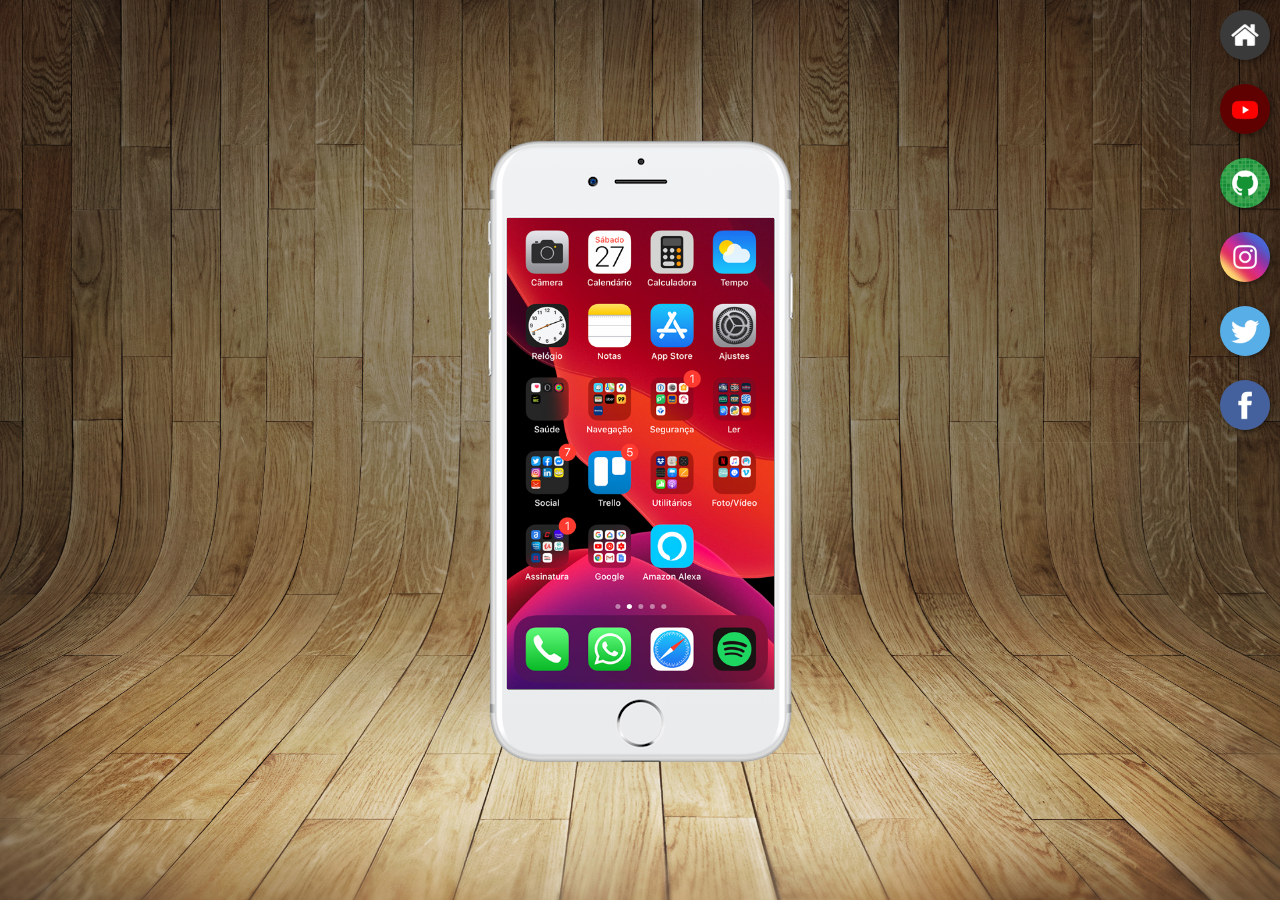
<file: index.html>
<!DOCTYPE html>
<html lang="pt-br">
<head>
    <meta charset="UTF-8">
    <meta name="viewport" content="width=device-width, initial-scale=1.0">
    <title>Projeto Redes Sociais</title>
    <link rel="shortcut icon" href="favicon.ico" type="image/x-icon">
    <link rel="stylesheet" href="estilos/style.css">
</head>
<body>
    <main>
        <section id="telefone">
            <iframe name="tela" id="tela" src="home.html" frameborder="0">
                Seu navegador não é compativel com isso!!.
            </iframe>
        </section>
        <section id="redes-sociais">
            <a href="home.html" target="tela"><img src="imagens/logo-home.jpg" alt=""></a><br>
            <a href="youtube.html" target="tela"><img src="imagens/logo-youtube.jpg" alt=""></a><br>
            <a href="github.html" target="tela"><img src="imagens/logo-github.jpg" alt=""></a><br>
            <a href="instagram.html" target="tela"><img src="imagens/logo-instagram.jpg" alt=""></a><br>
            <a href="twitter.html" target="tela"><img src="imagens/logo-twitter.jpg" alt=""></a><br>
            <a href="facebook.html" target="tela"><img src="imagens/logo-facebook.jpg" alt=""></a>
        </section>
    </main>
</body>
</html>
</file>
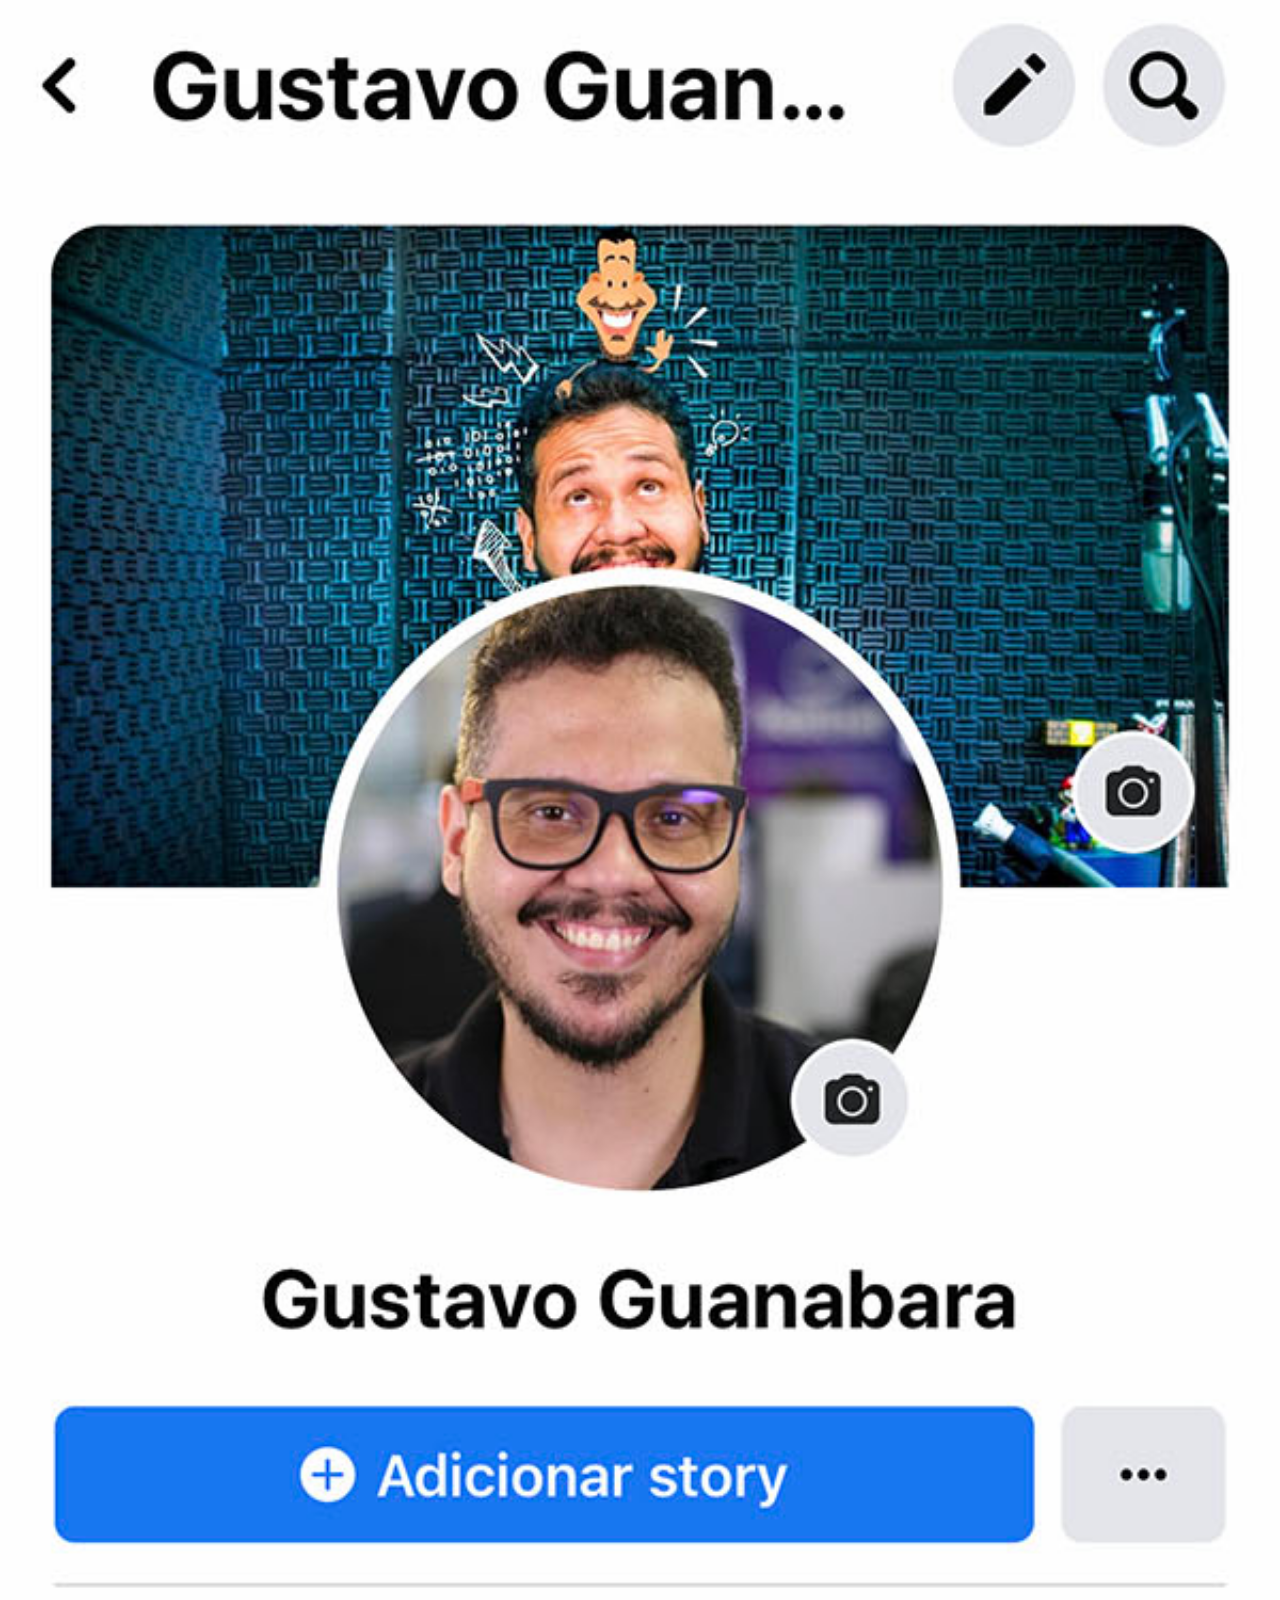
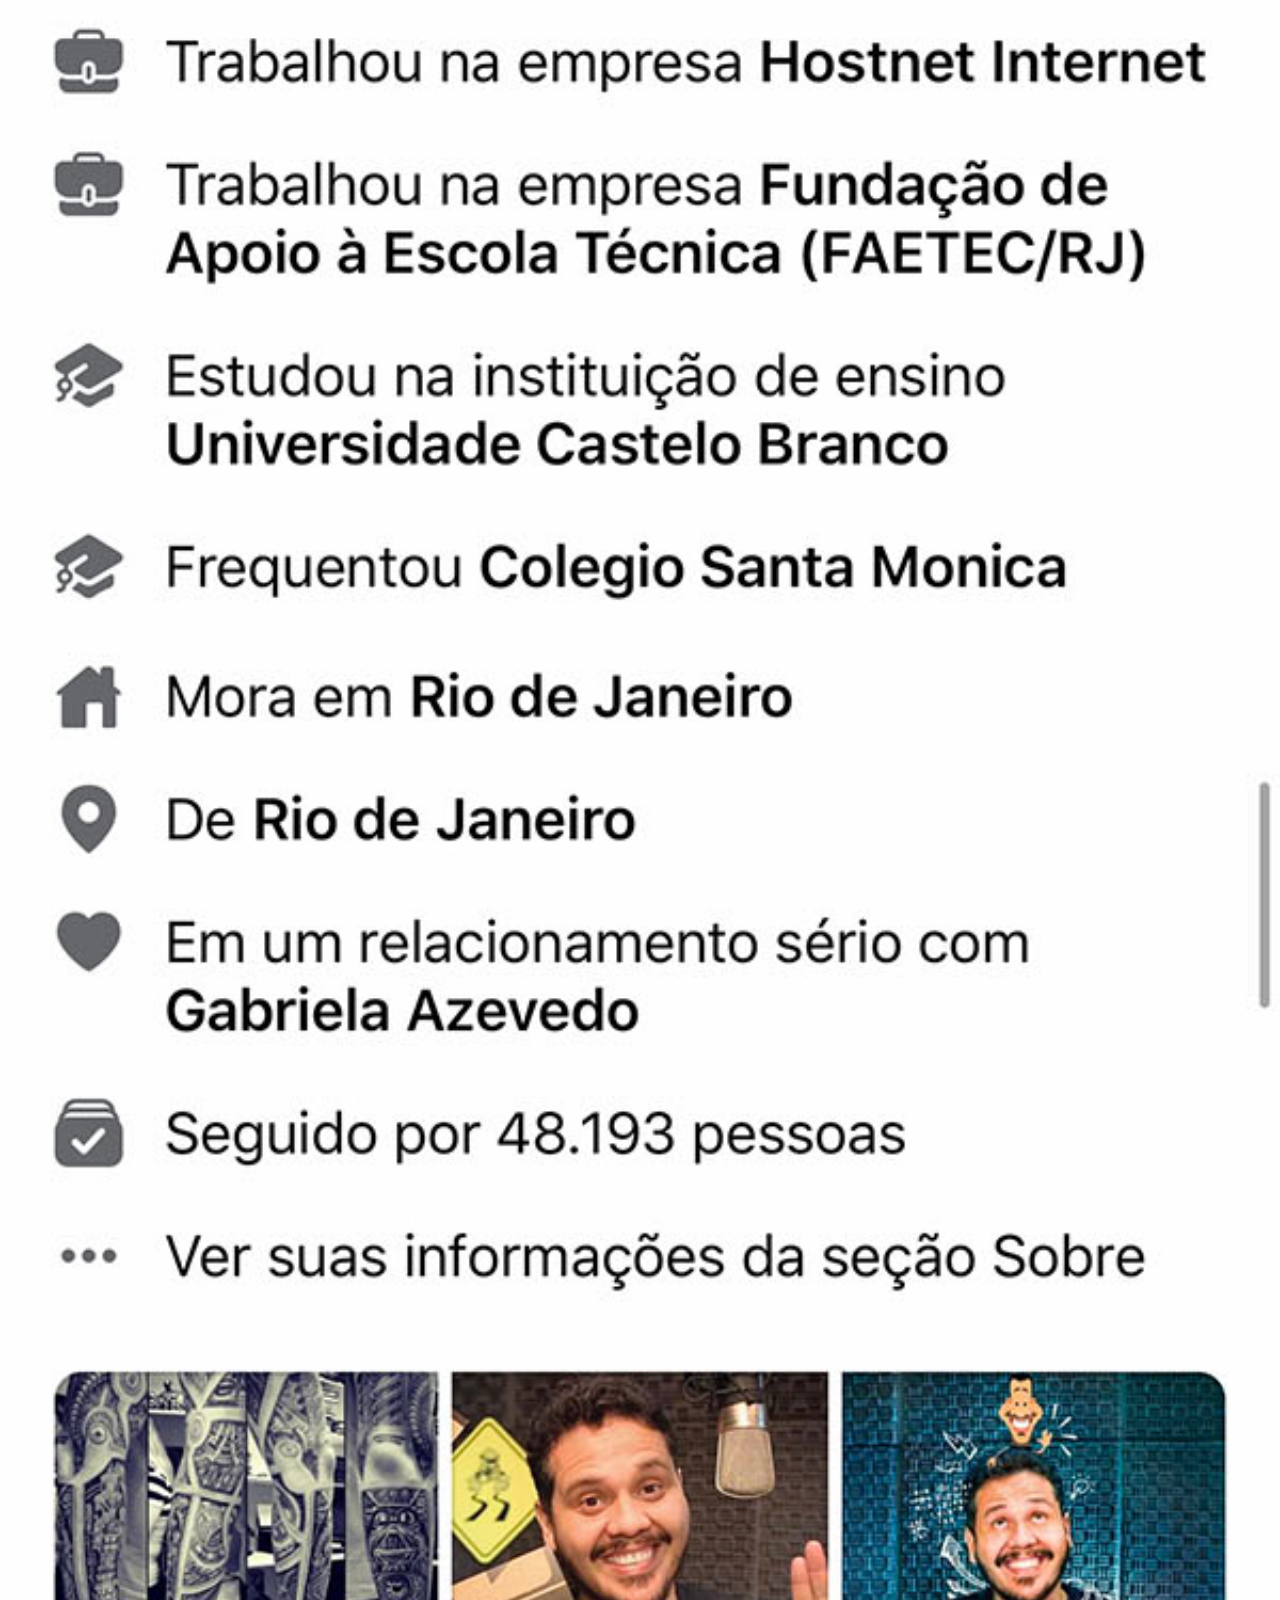
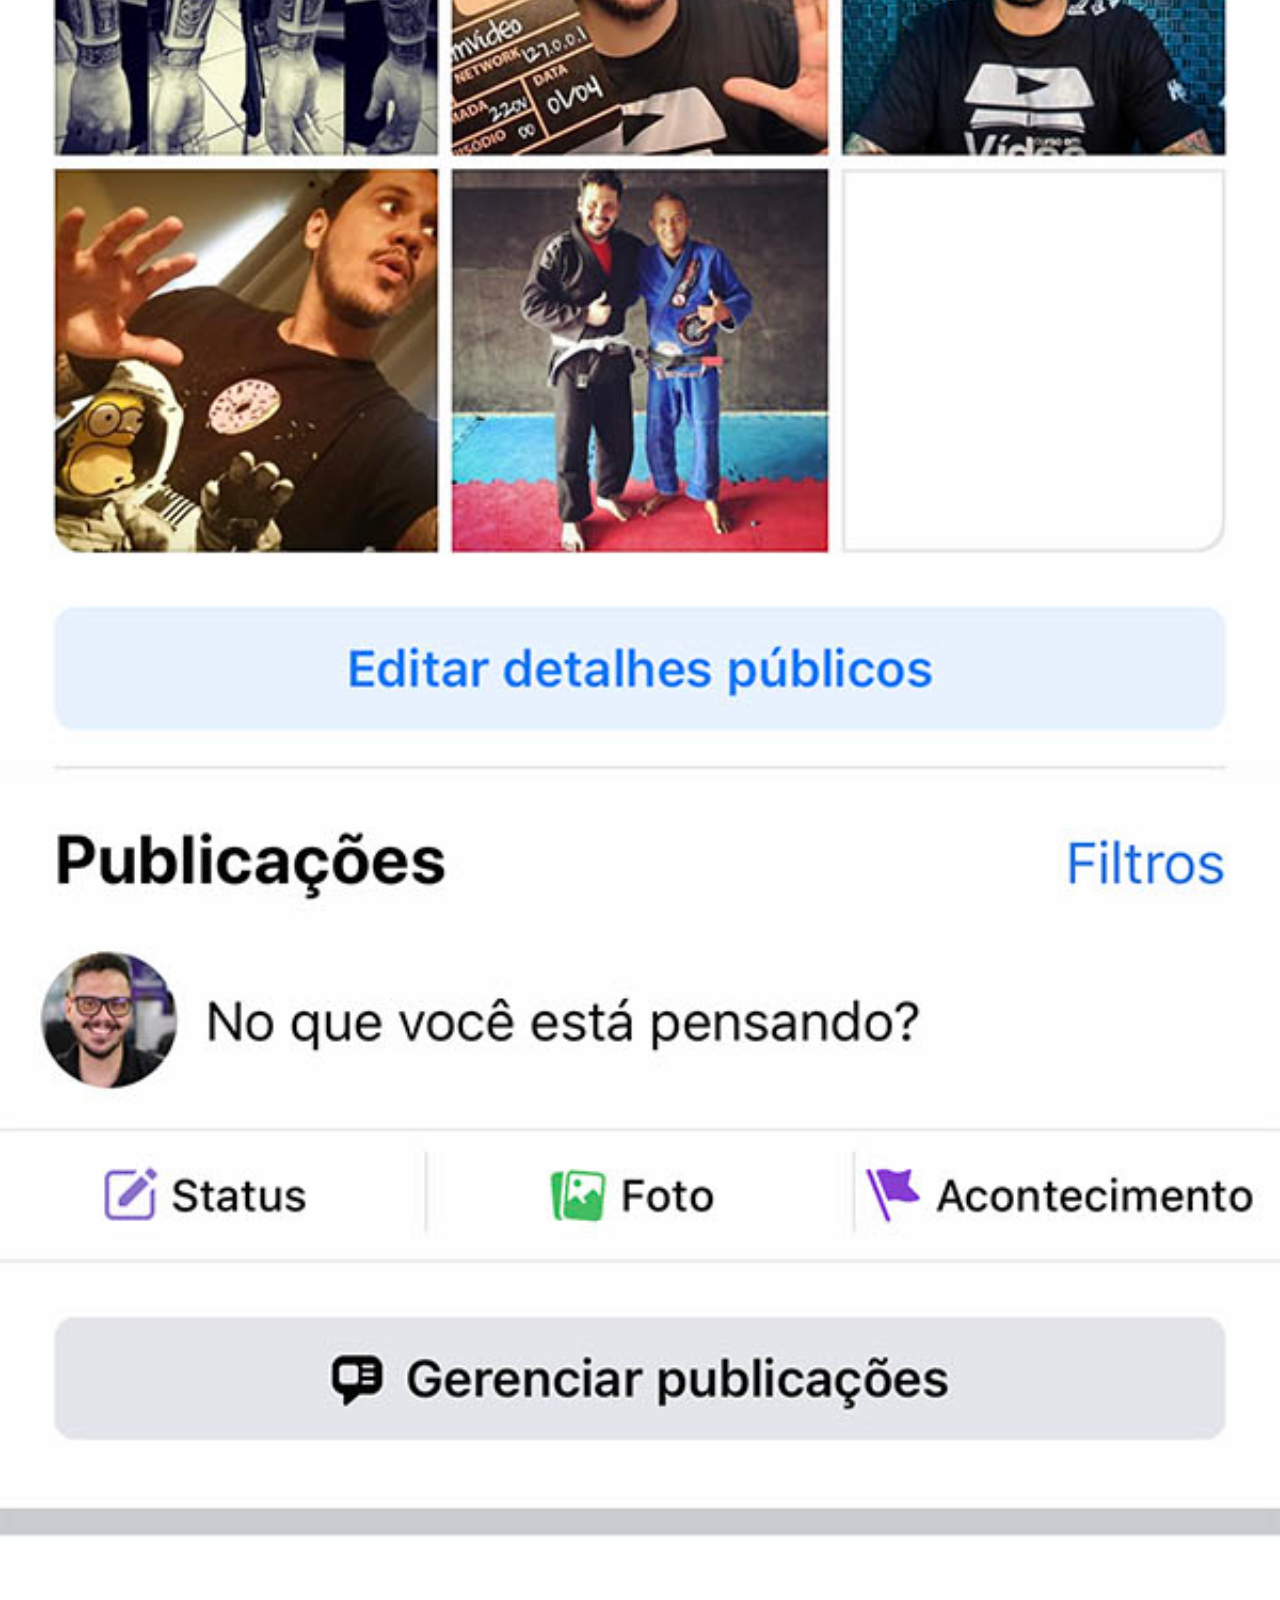
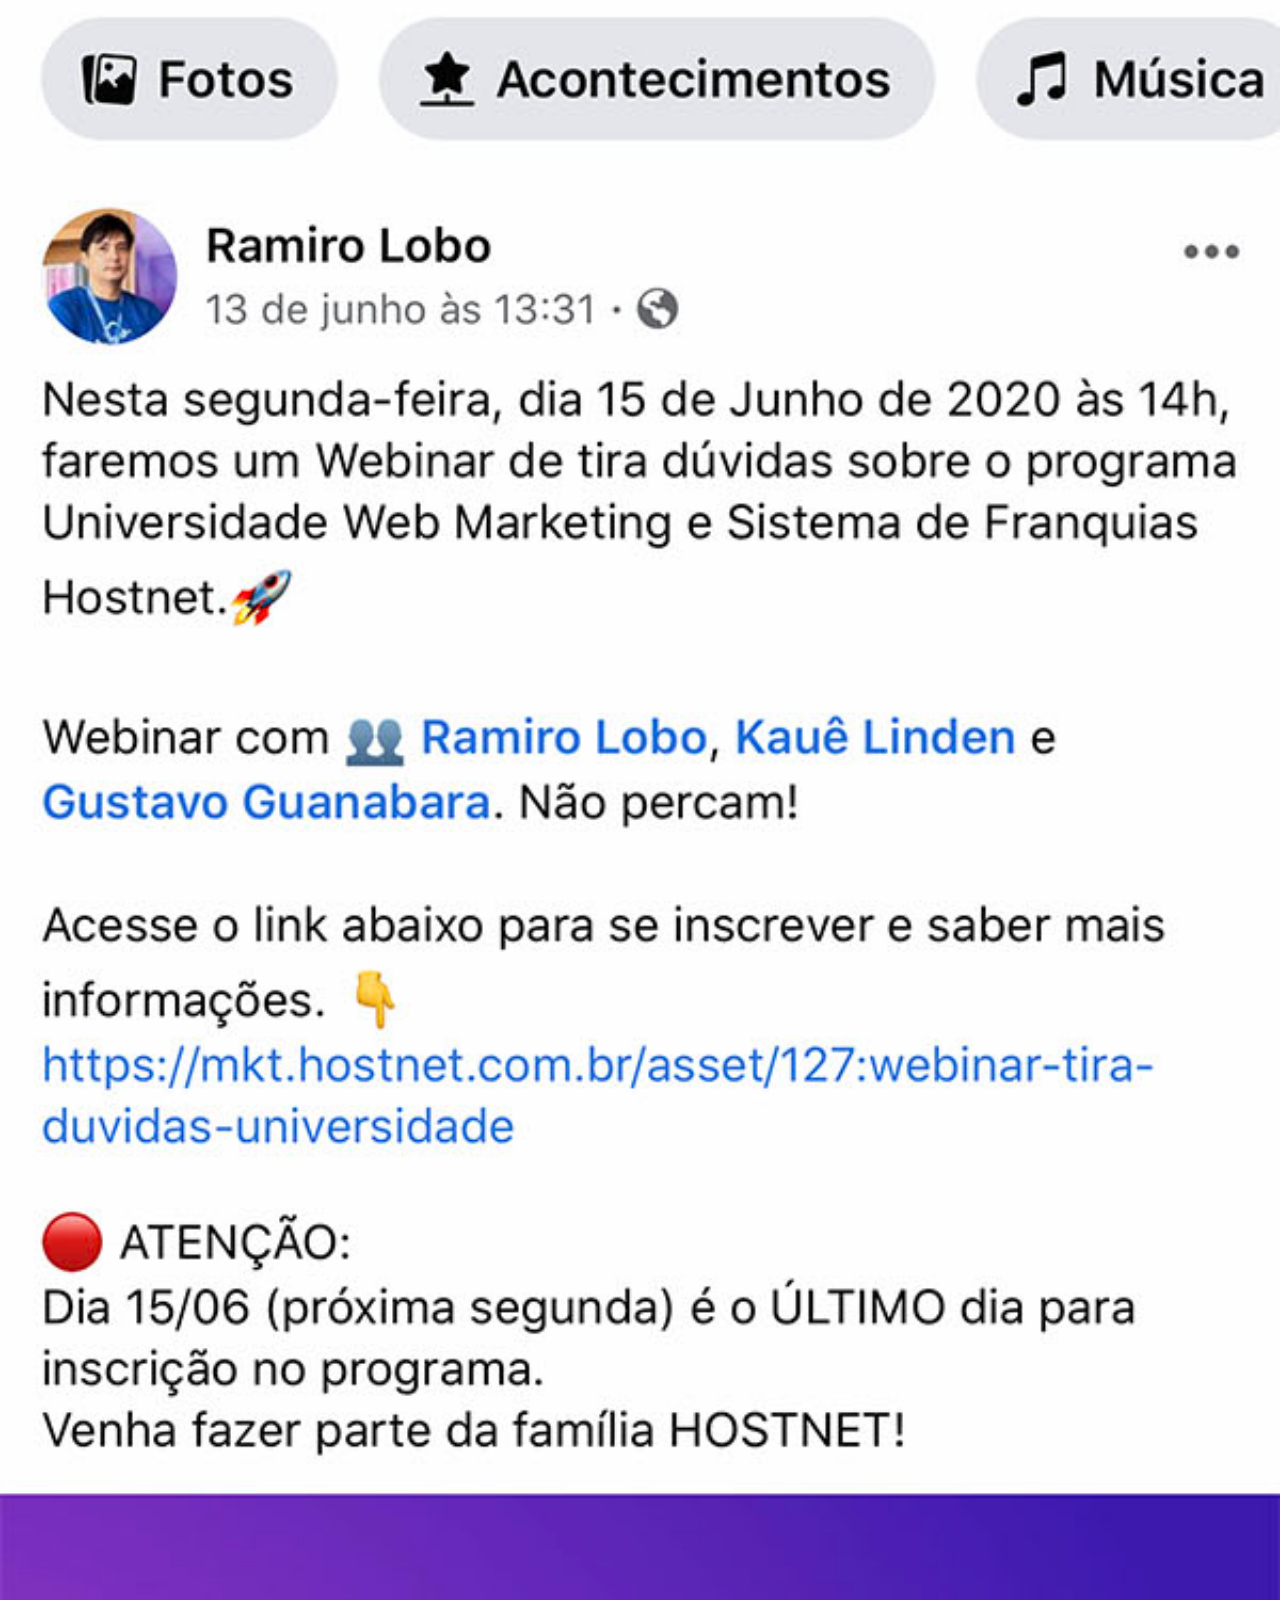
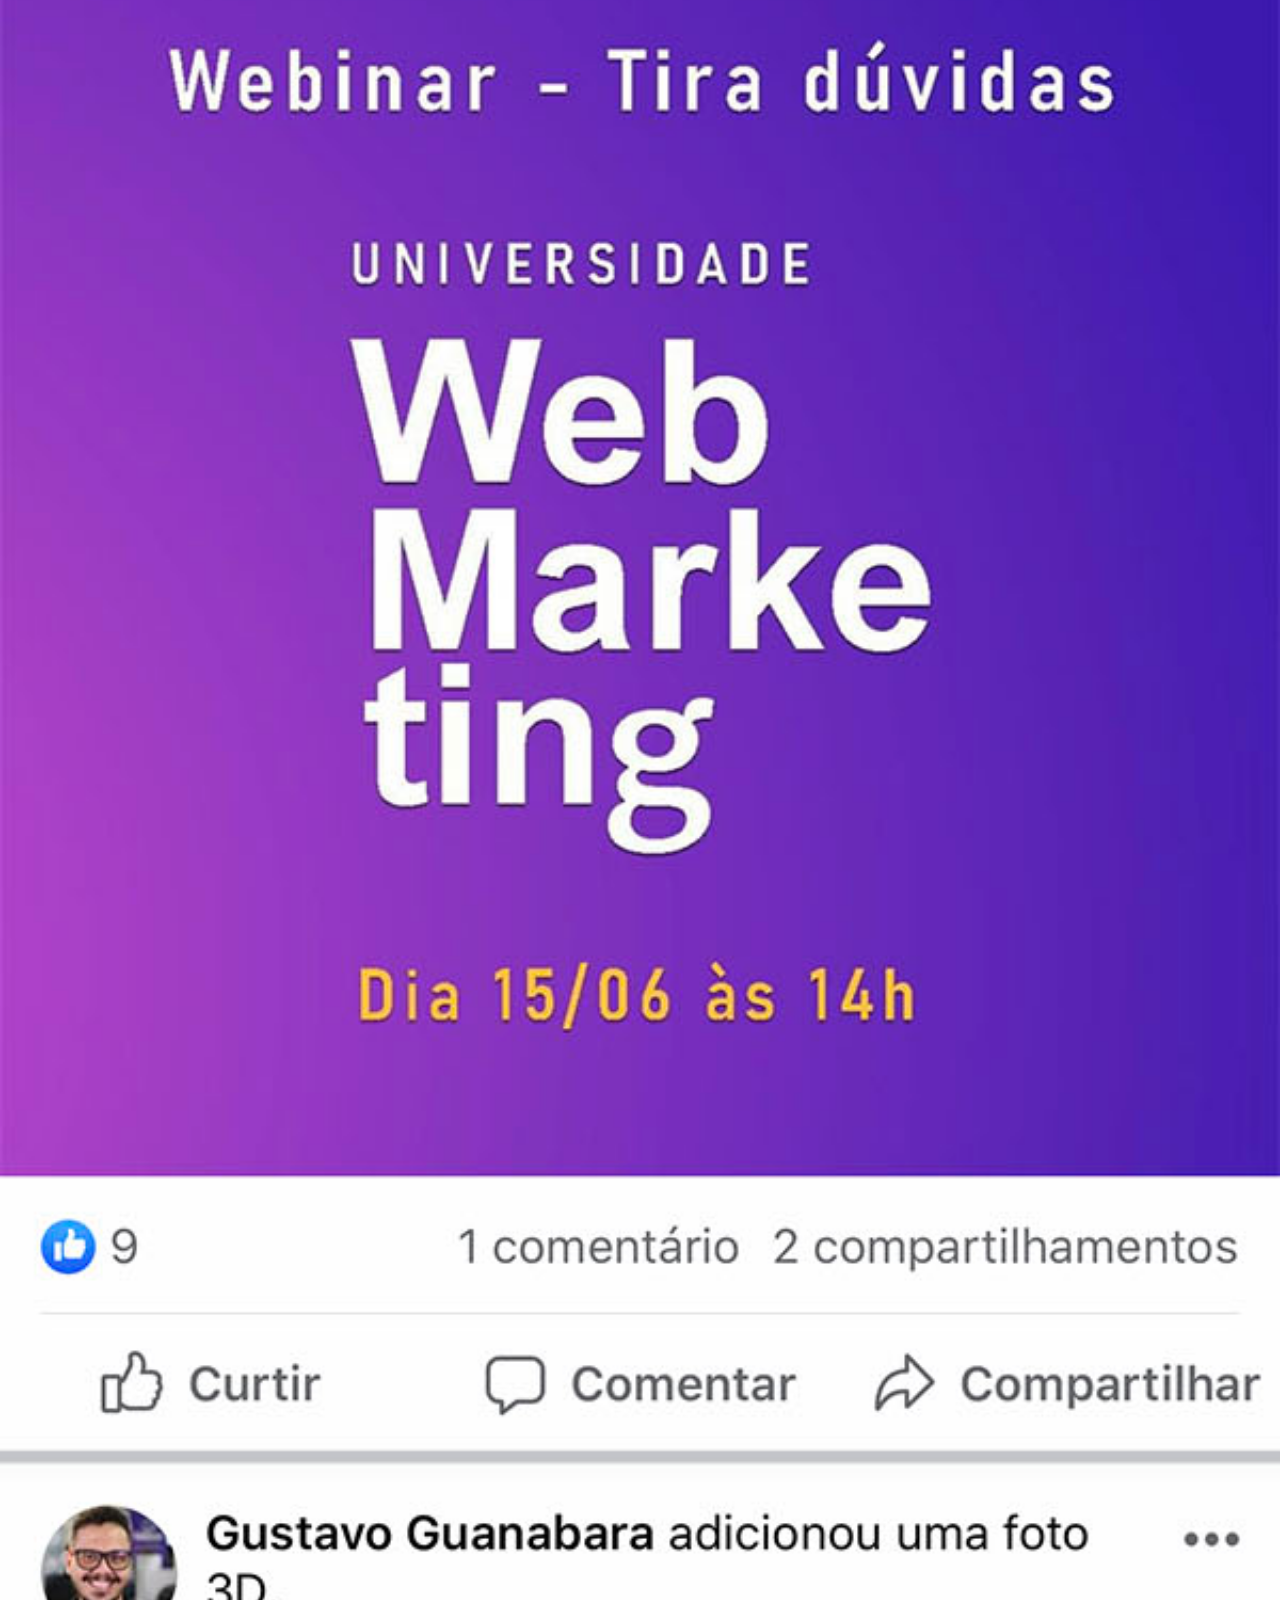
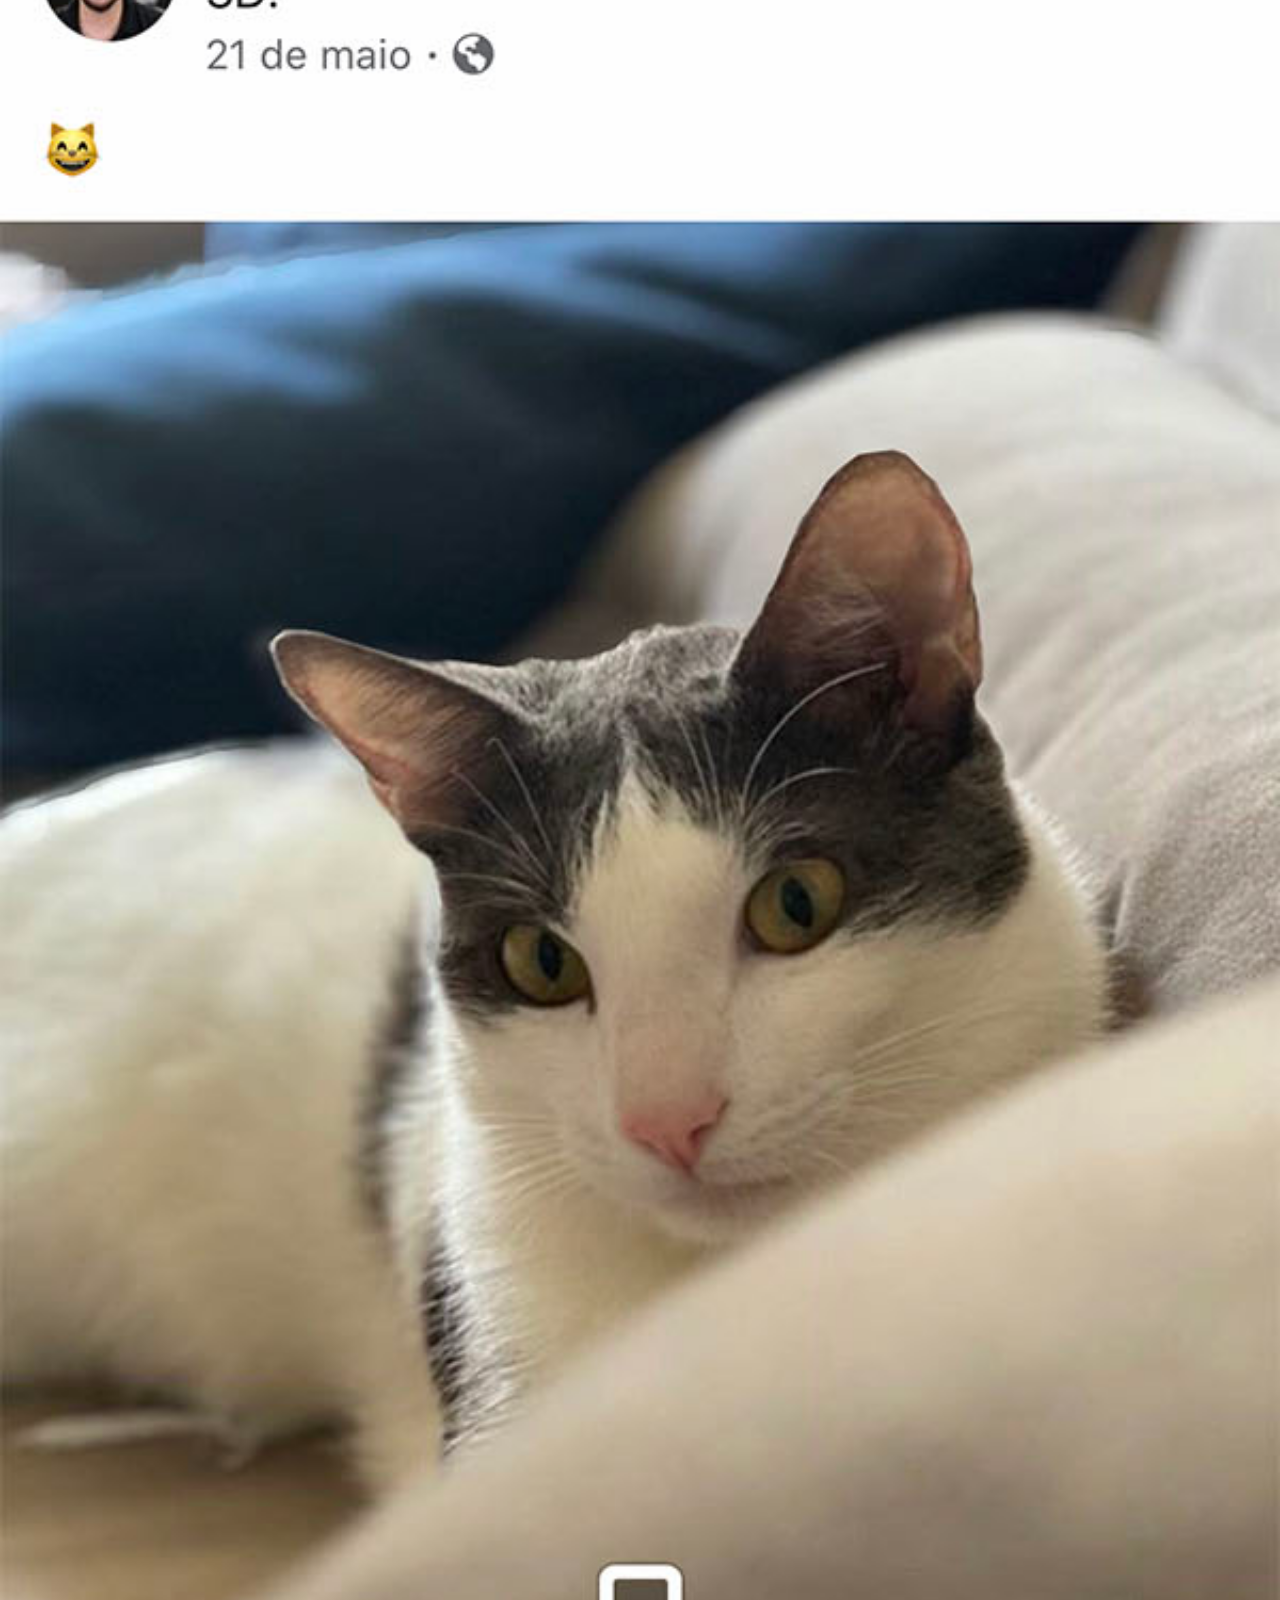
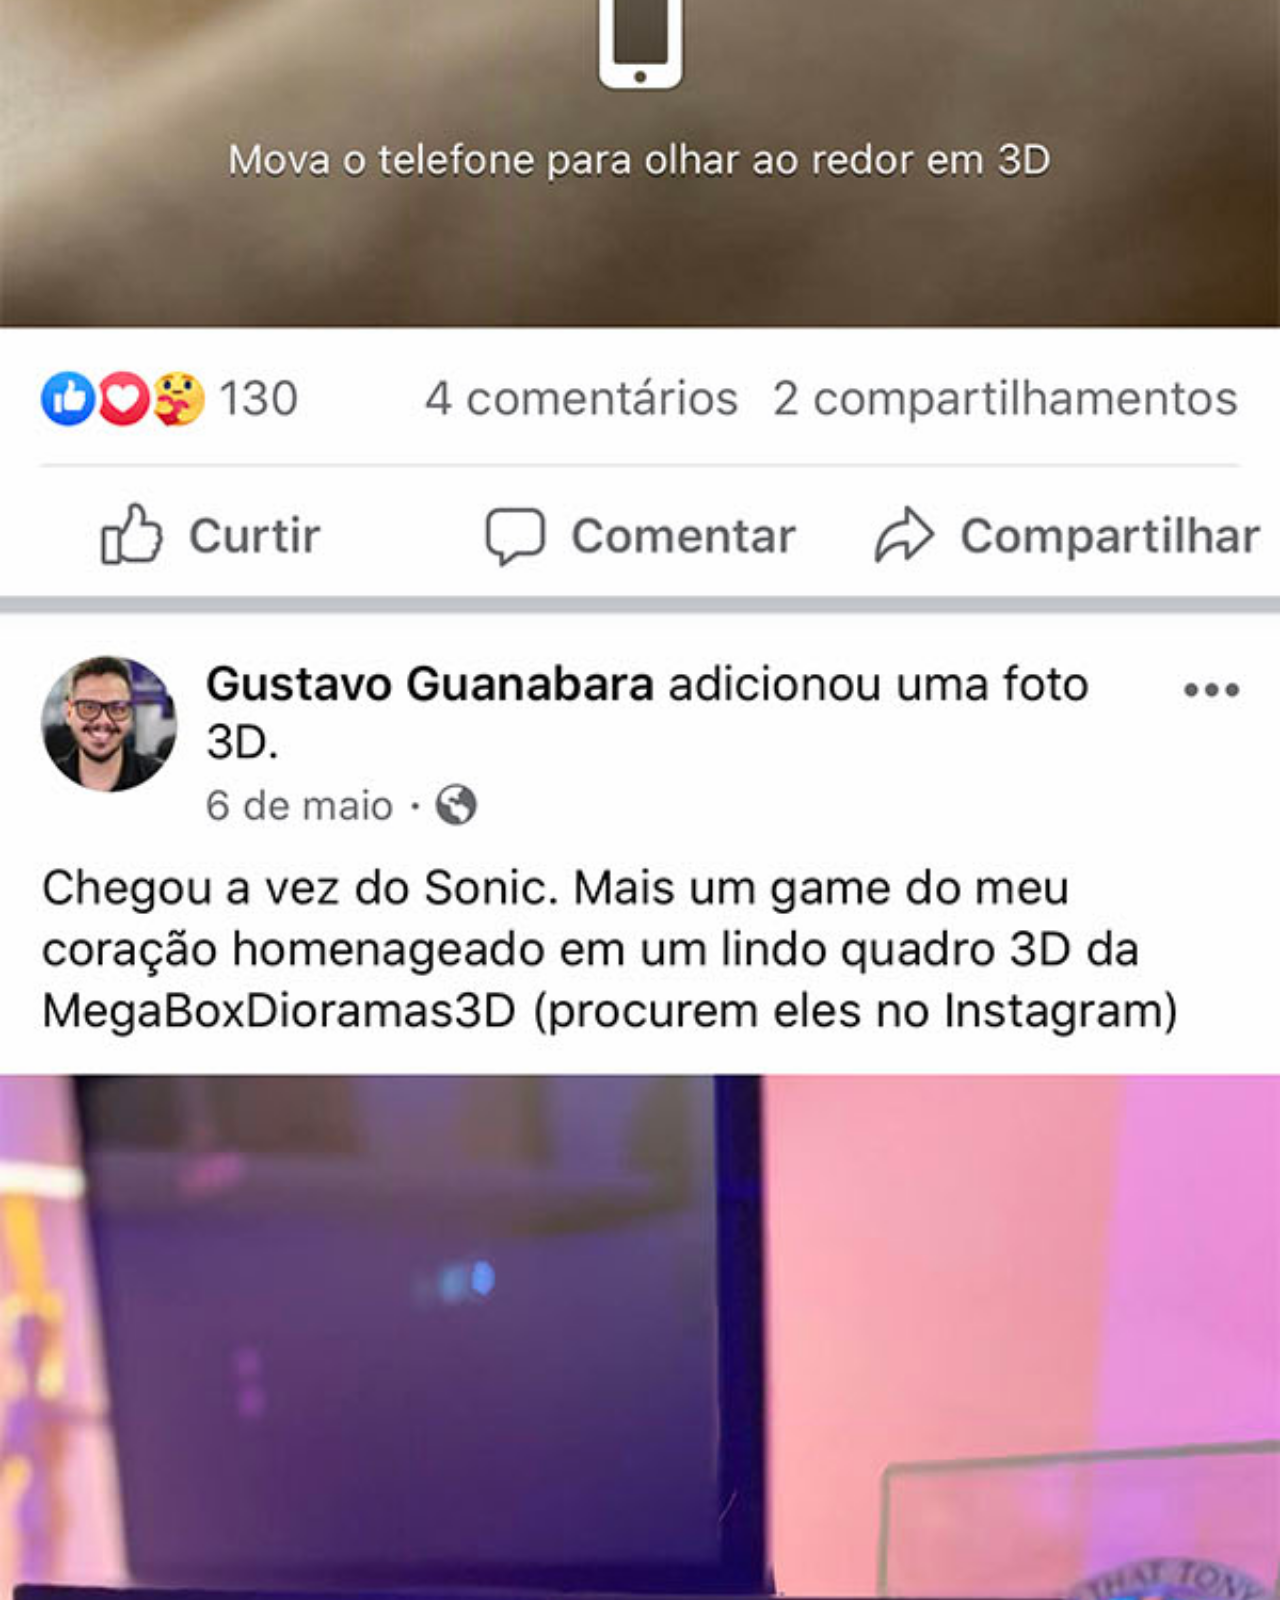
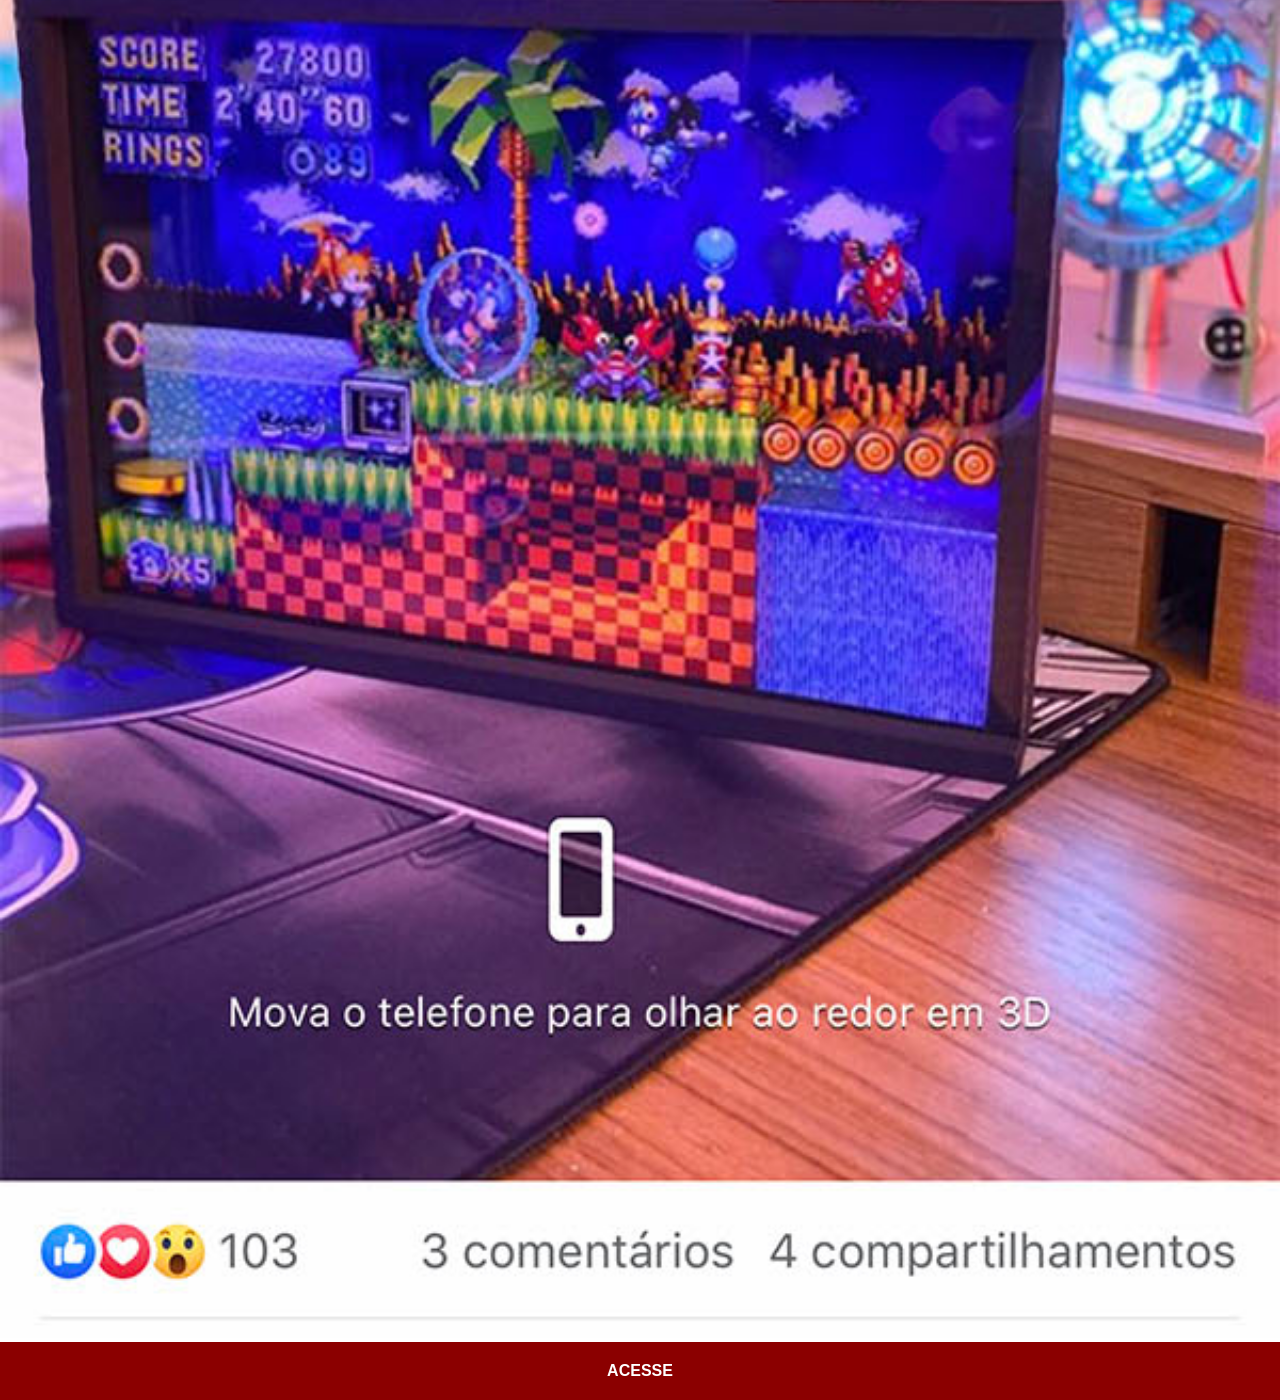
<file: facebook.html>
<!DOCTYPE html>
<html lang="pt-br">
<head>
    <meta charset="UTF-8">
    <meta name="viewport" content="width=device-width, initial-scale=1.0">
    <title>Facebook</title>
    <link rel="stylesheet" href="estilos/social.css">
</head>
<body>
    <img src="imagens/tela-facebook.jpg" alt="Facebook">
    <a href="">ACESSE</a>
</body>
</html>
</file>
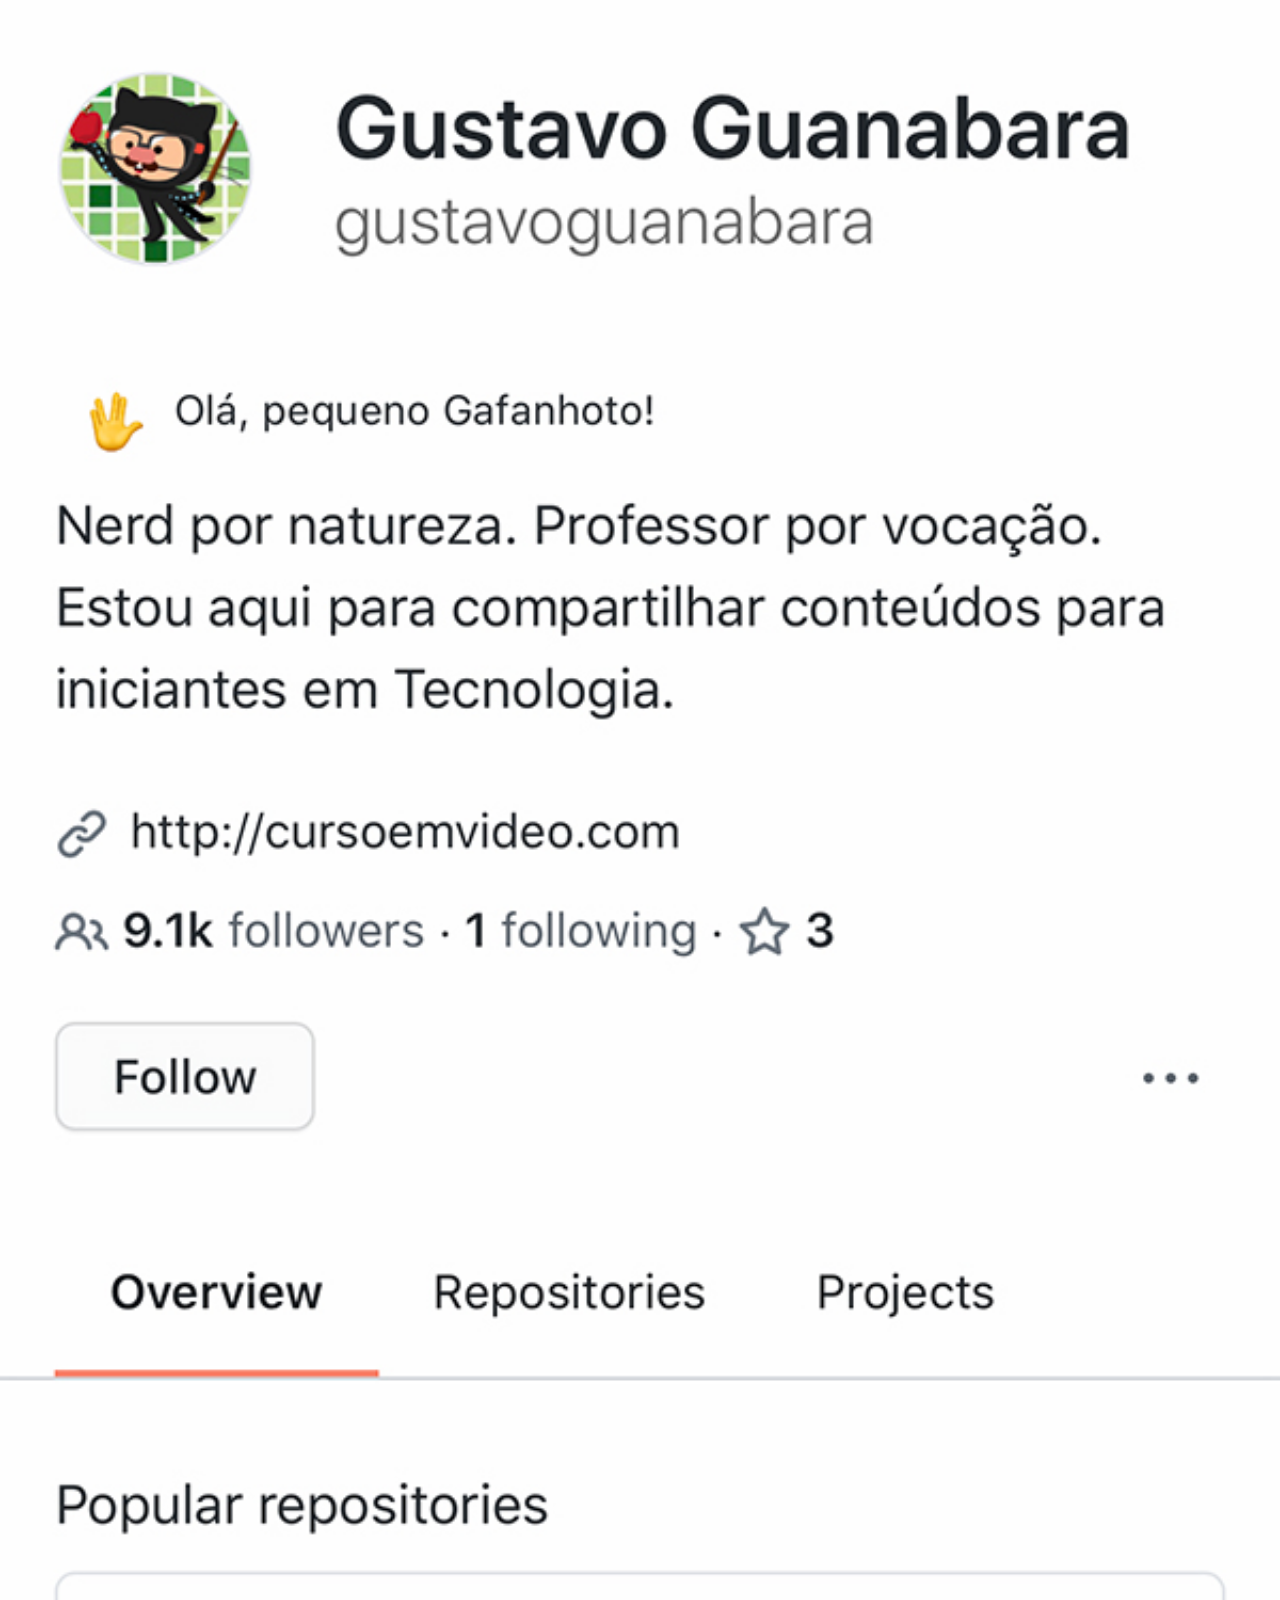
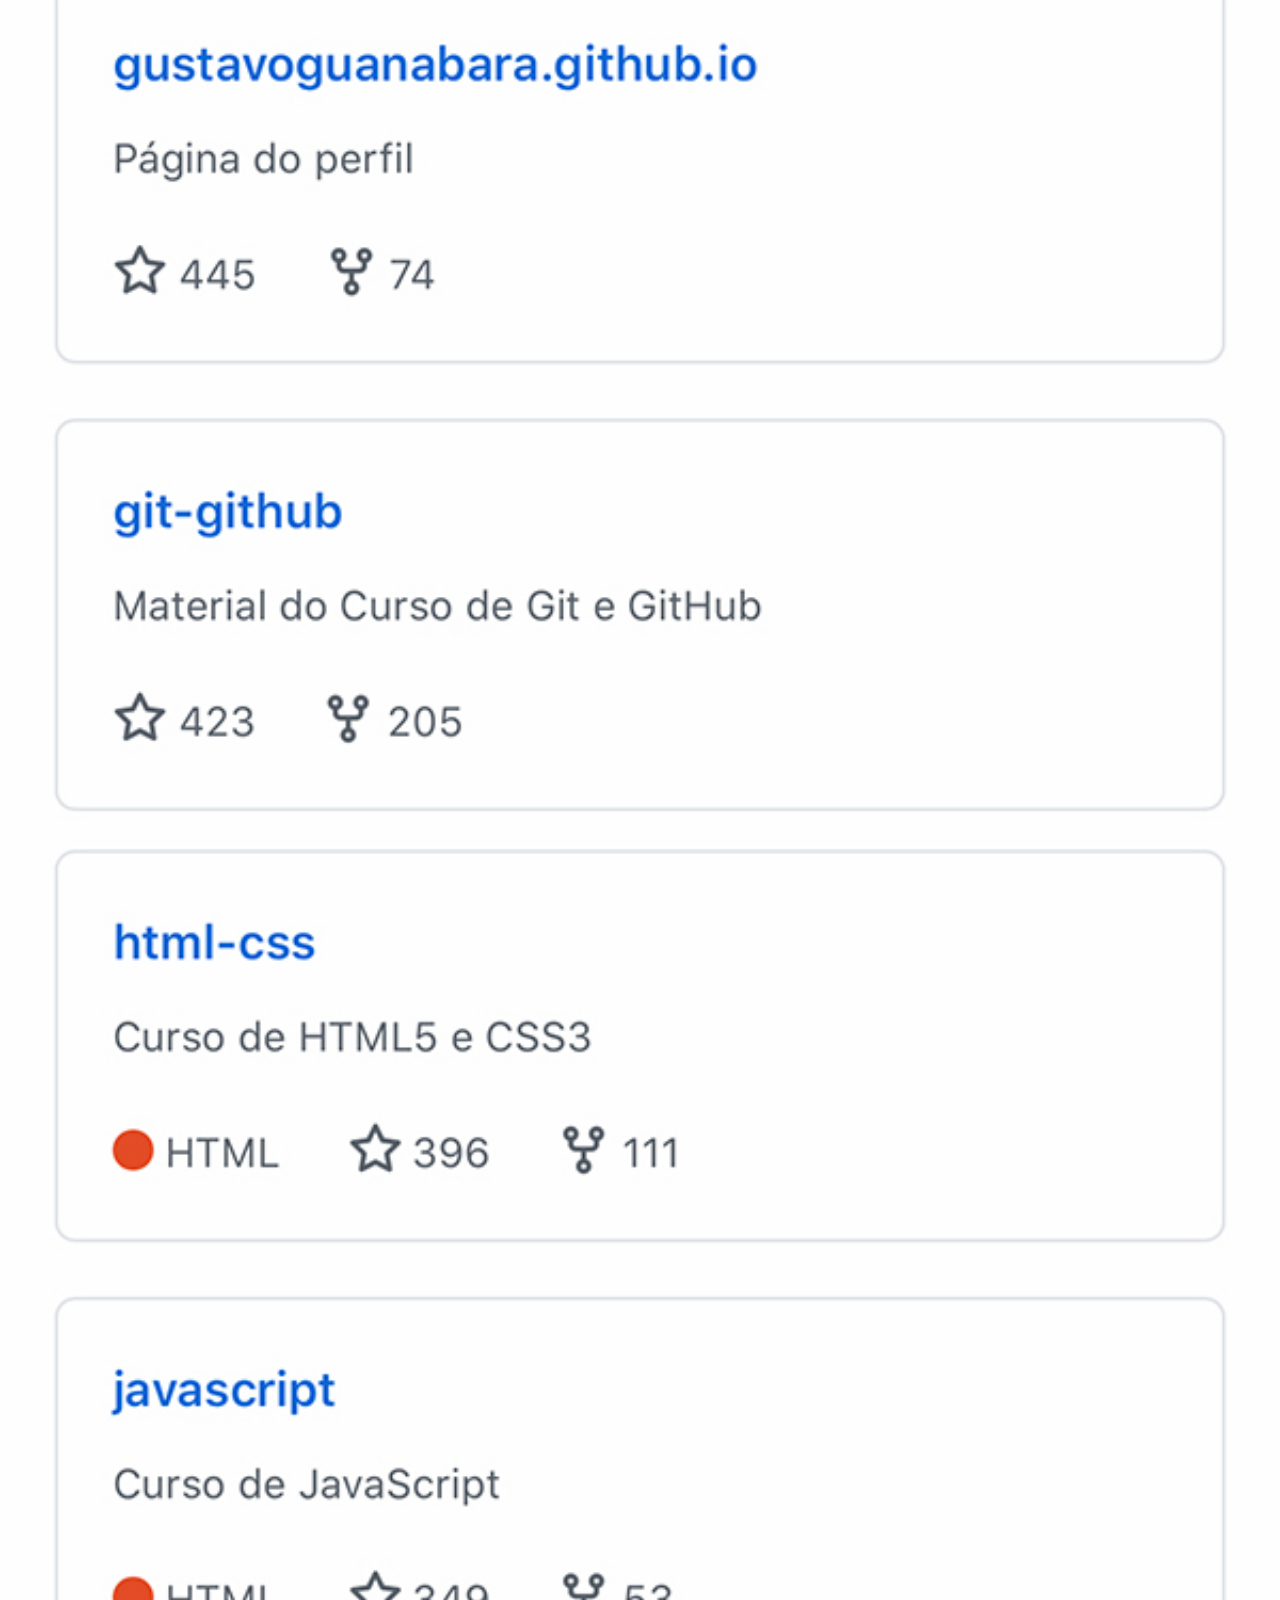
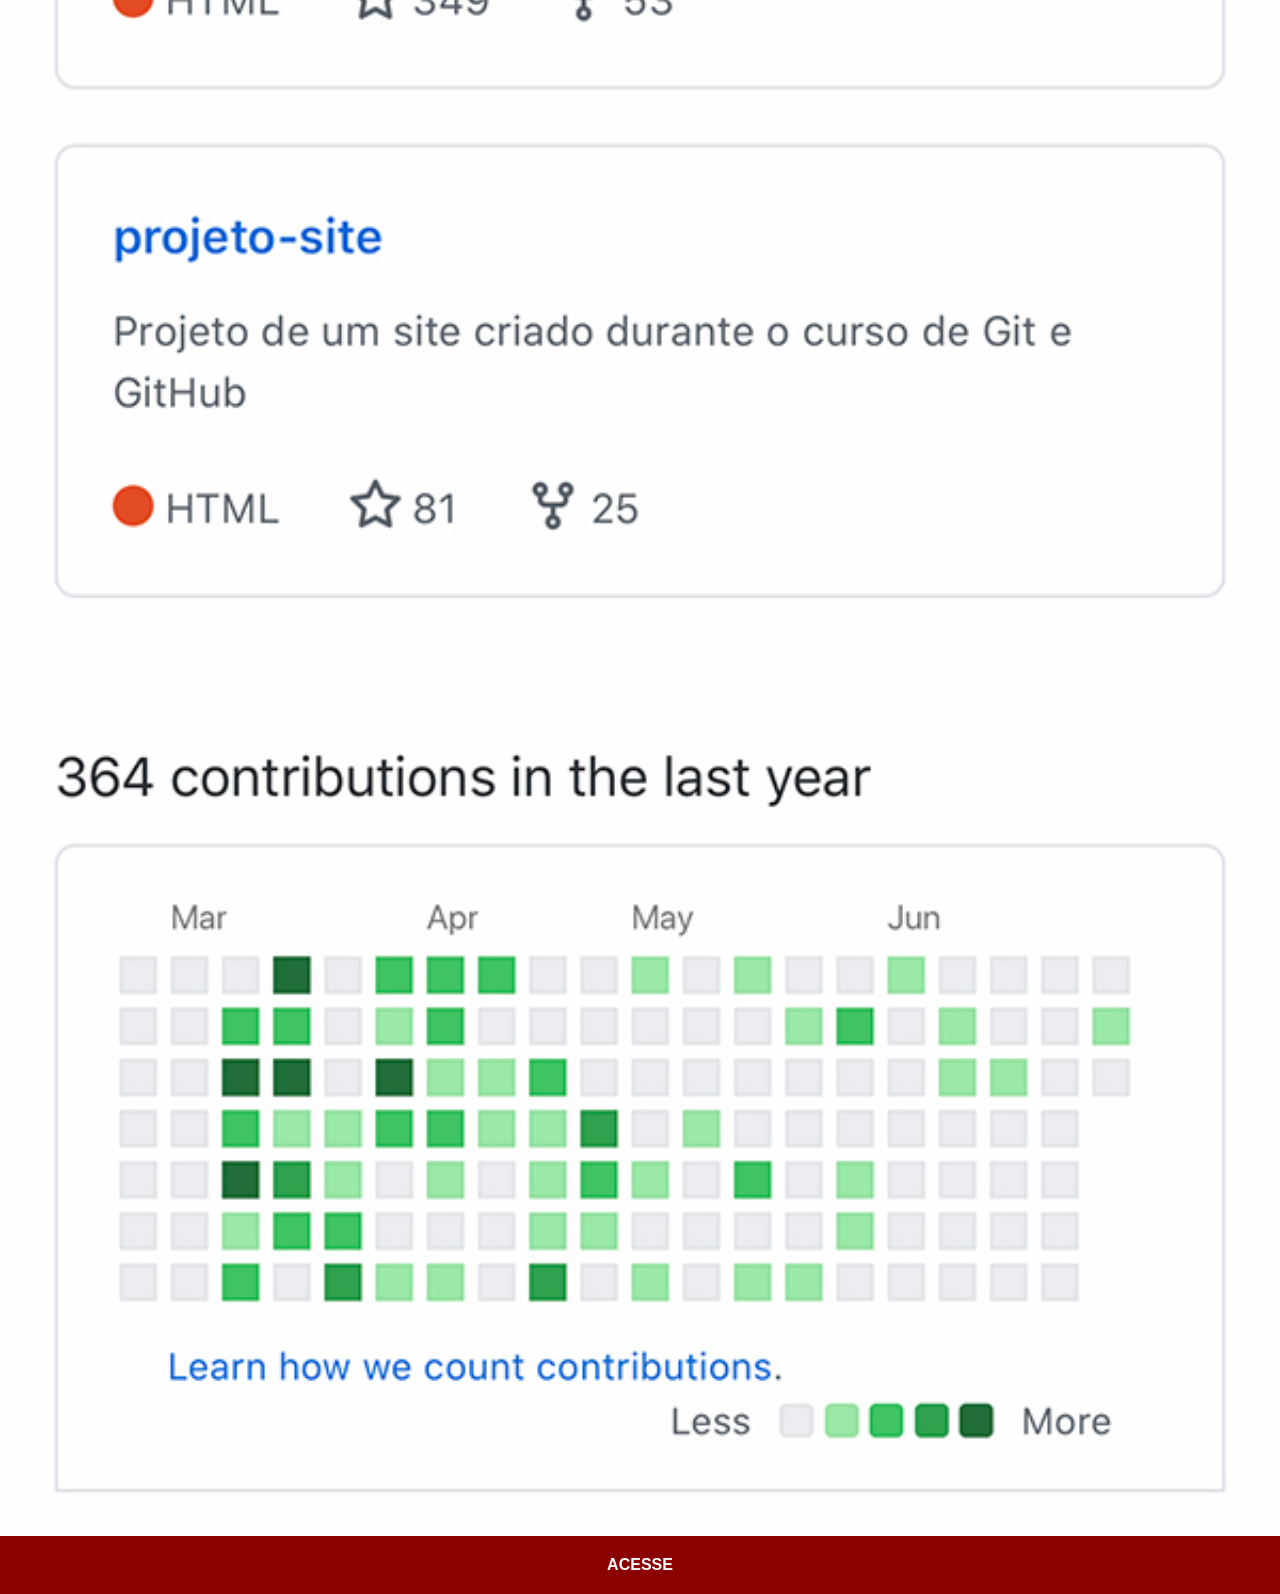
<file: github.html>
<!DOCTYPE html>
<html lang="pt-br">
<head>
    <meta charset="UTF-8">
    <meta name="viewport" content="width=device-width, initial-scale=1.0">
    <title>GitHub</title>
    <link rel="stylesheet" href="estilos/social.css">
</head>
<body>
    <img src="imagens/tela-github.jpg" alt="GitHub">
    <a target="_blank" href="https://github.com/gustavoguanabara/">ACESSE</a>
</body>
</html>
</file>
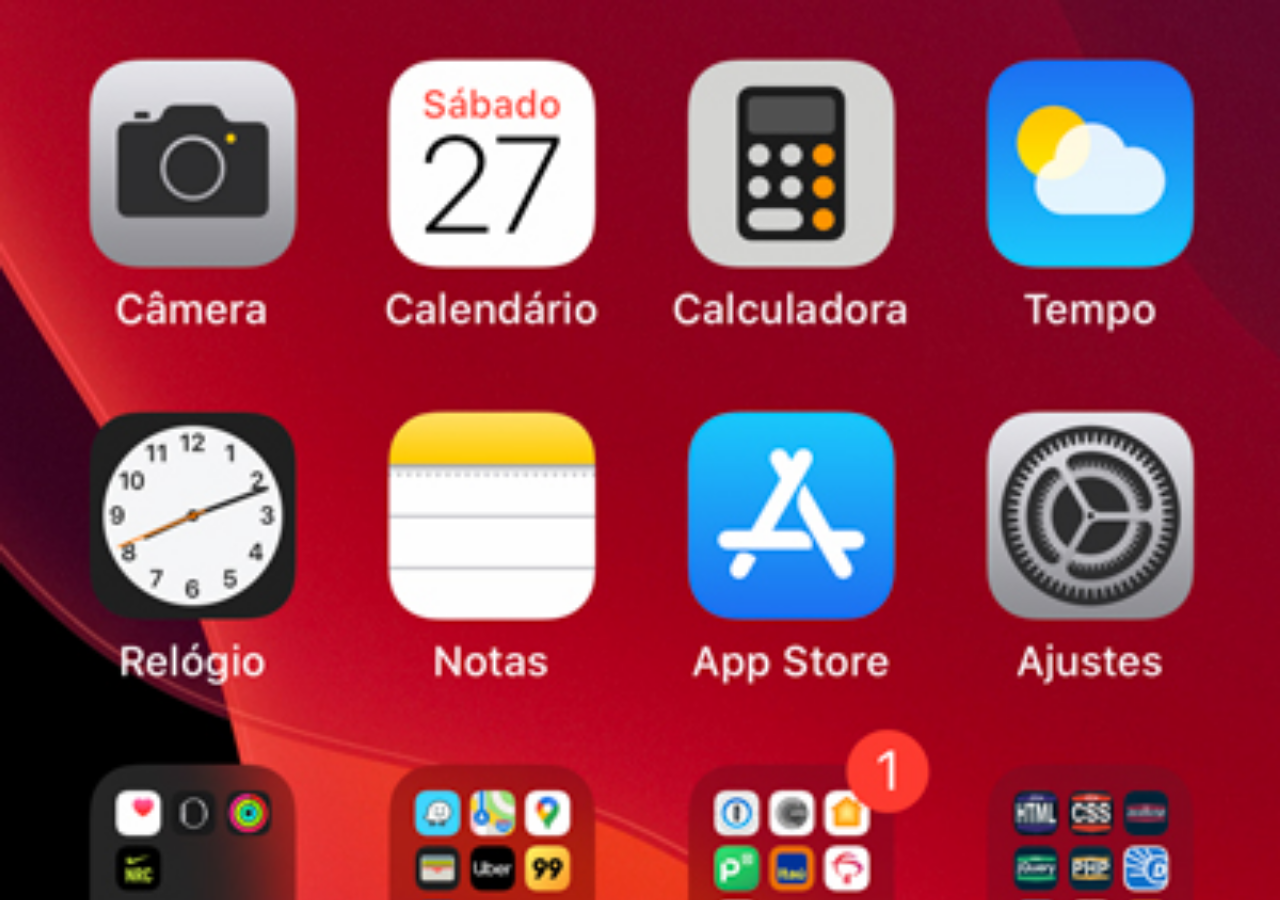
<file: home.html>
<!DOCTYPE html>
<html lang="pt-br">
<head>
    <meta charset="UTF-8">
    <meta name="viewport" content="width=device-width, initial-scale=1.0">
    <title>home</title>
</head>
<style>
    *{
        margin: 0px;
        padding: 0px;
    }
    body{
        width: 100vw;
        height: 100vh;
        background: black url('imagens/tela-home.jpg') no-repeat top center;
        background-size: cover;
    }
</style>
<body>
    
</body>
</html>
</file>
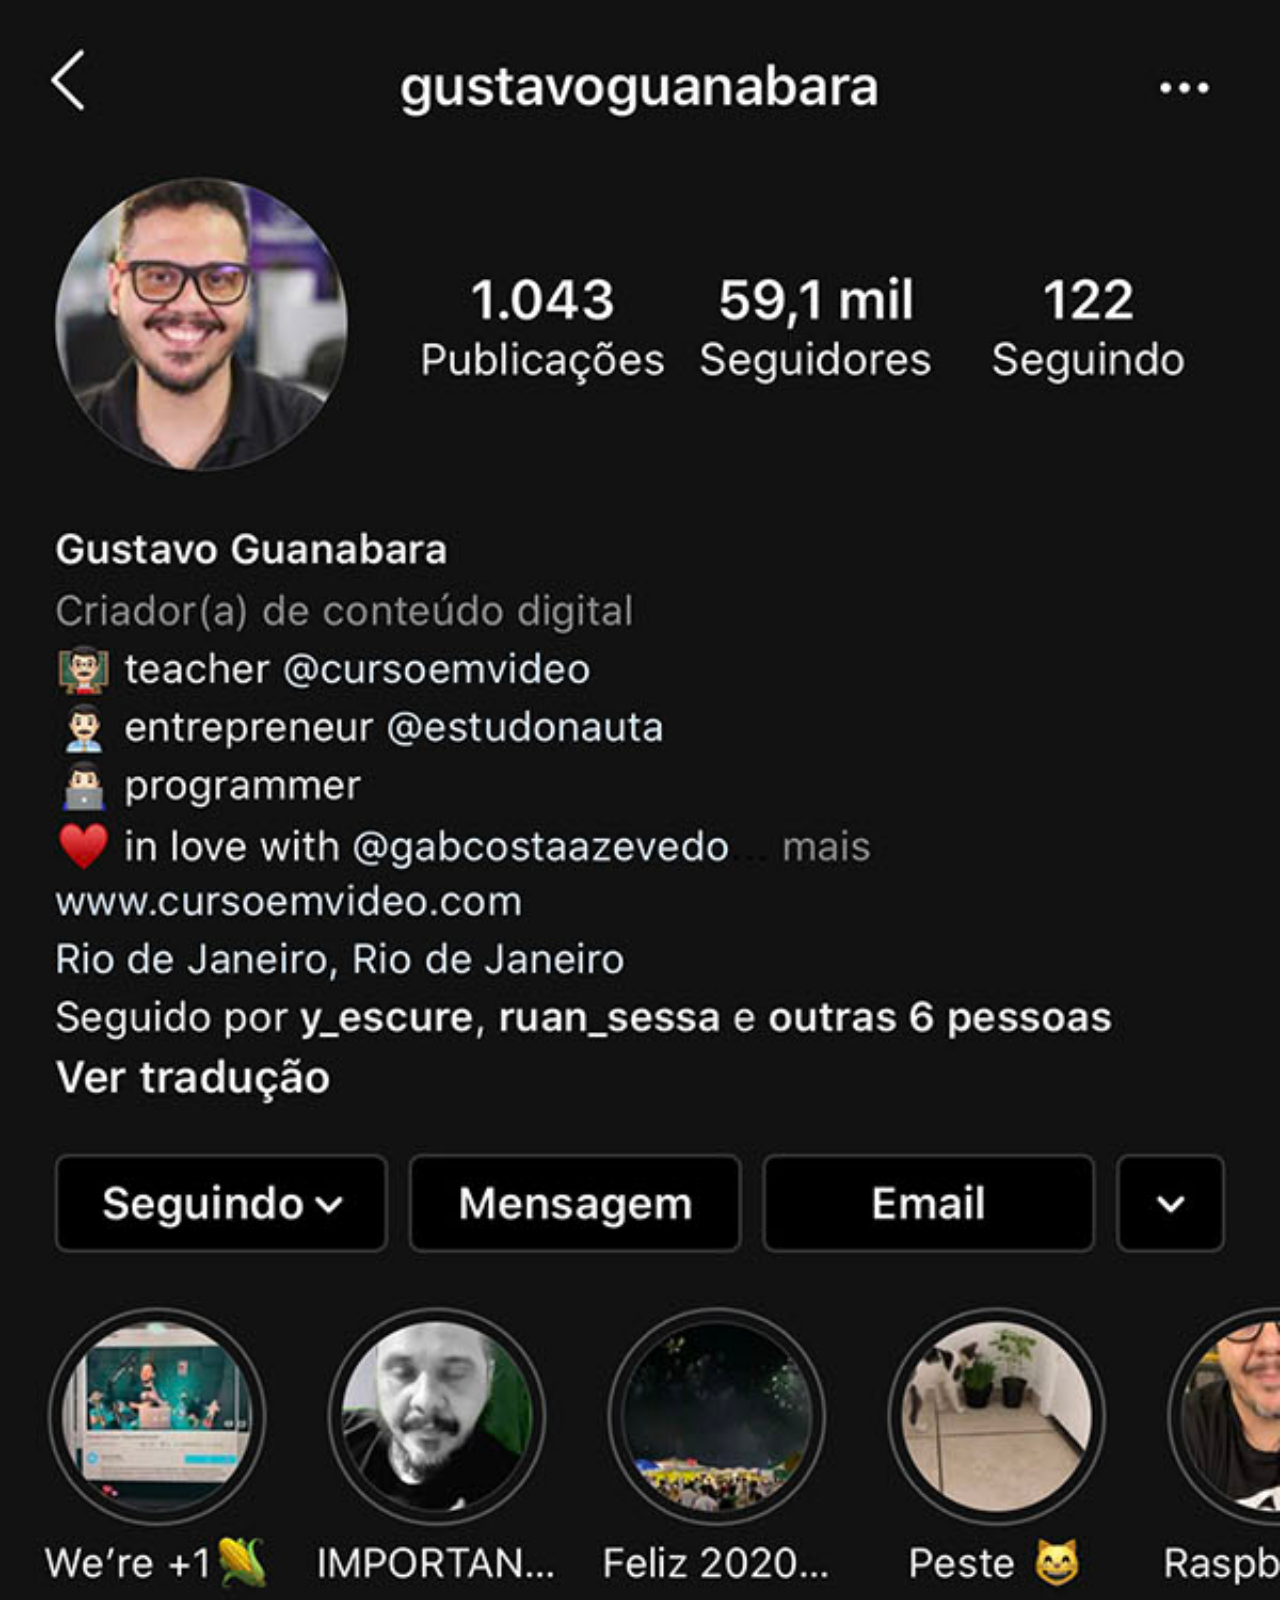
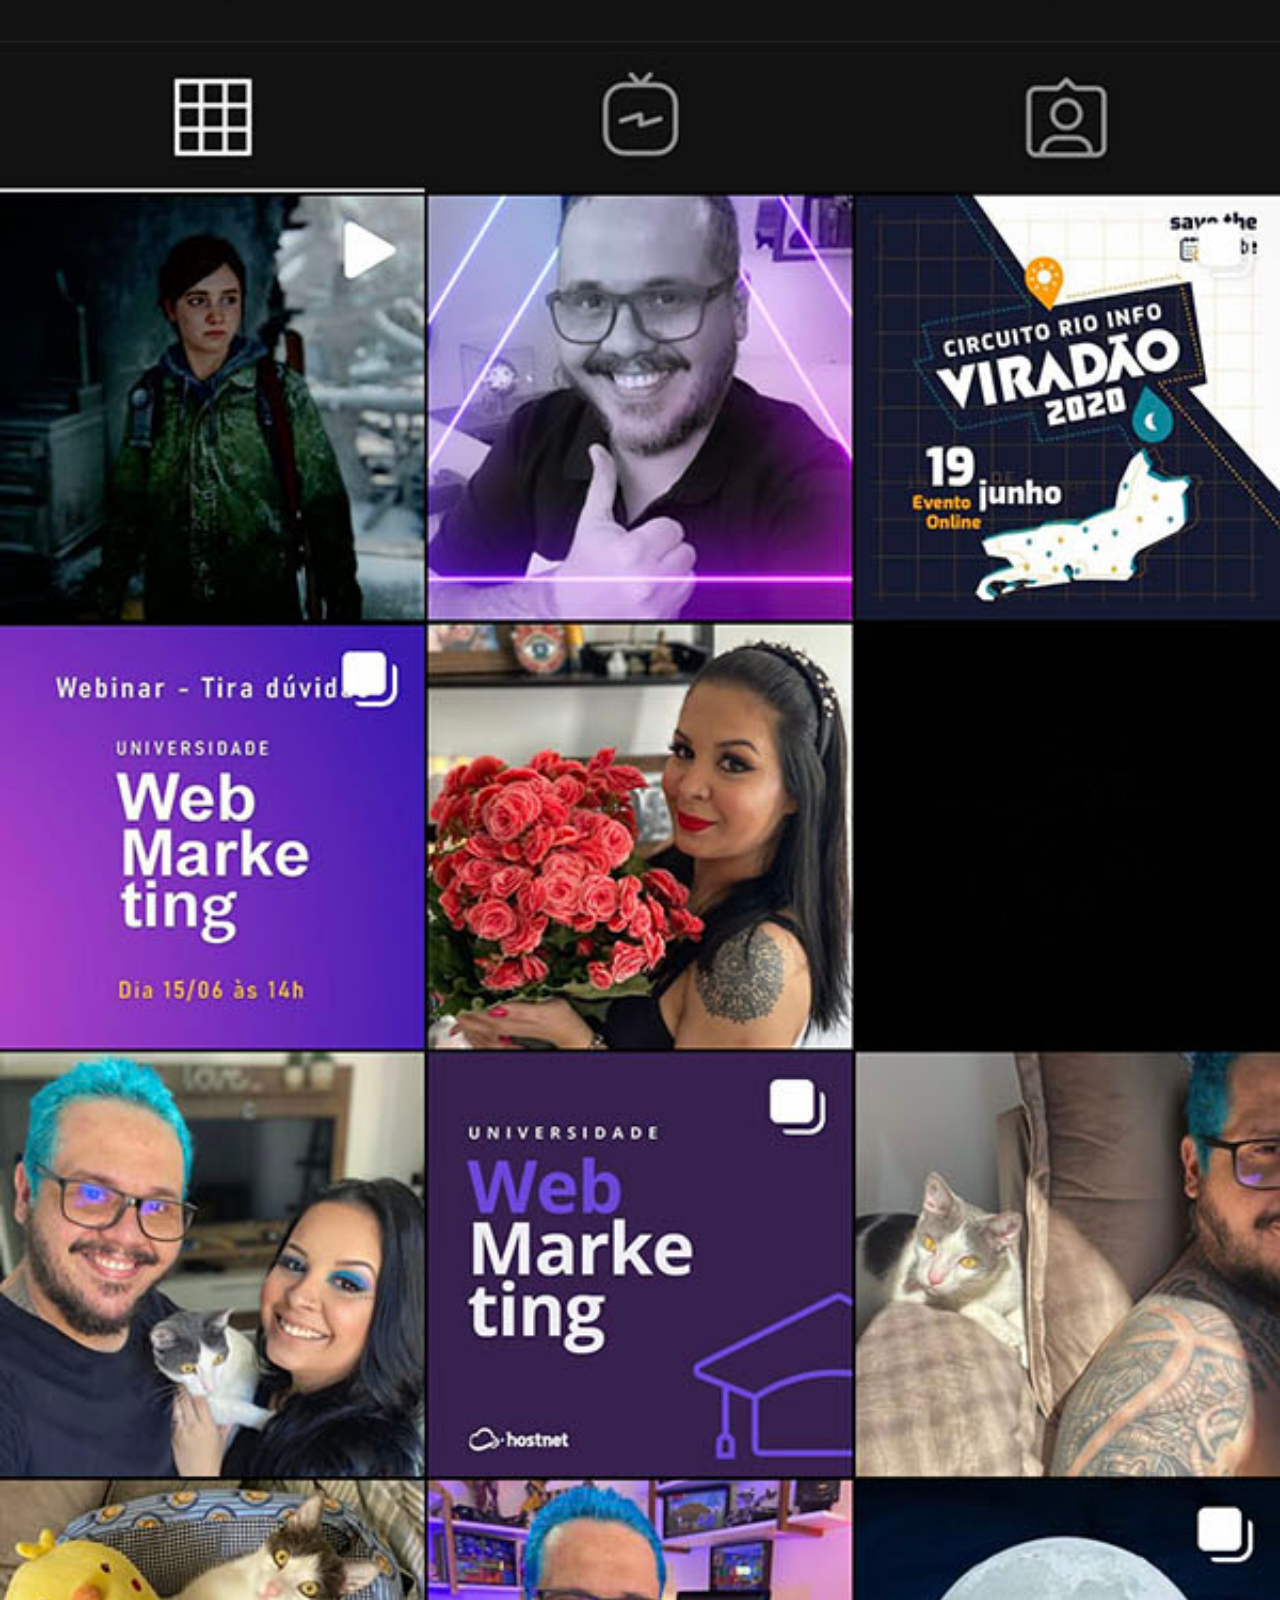
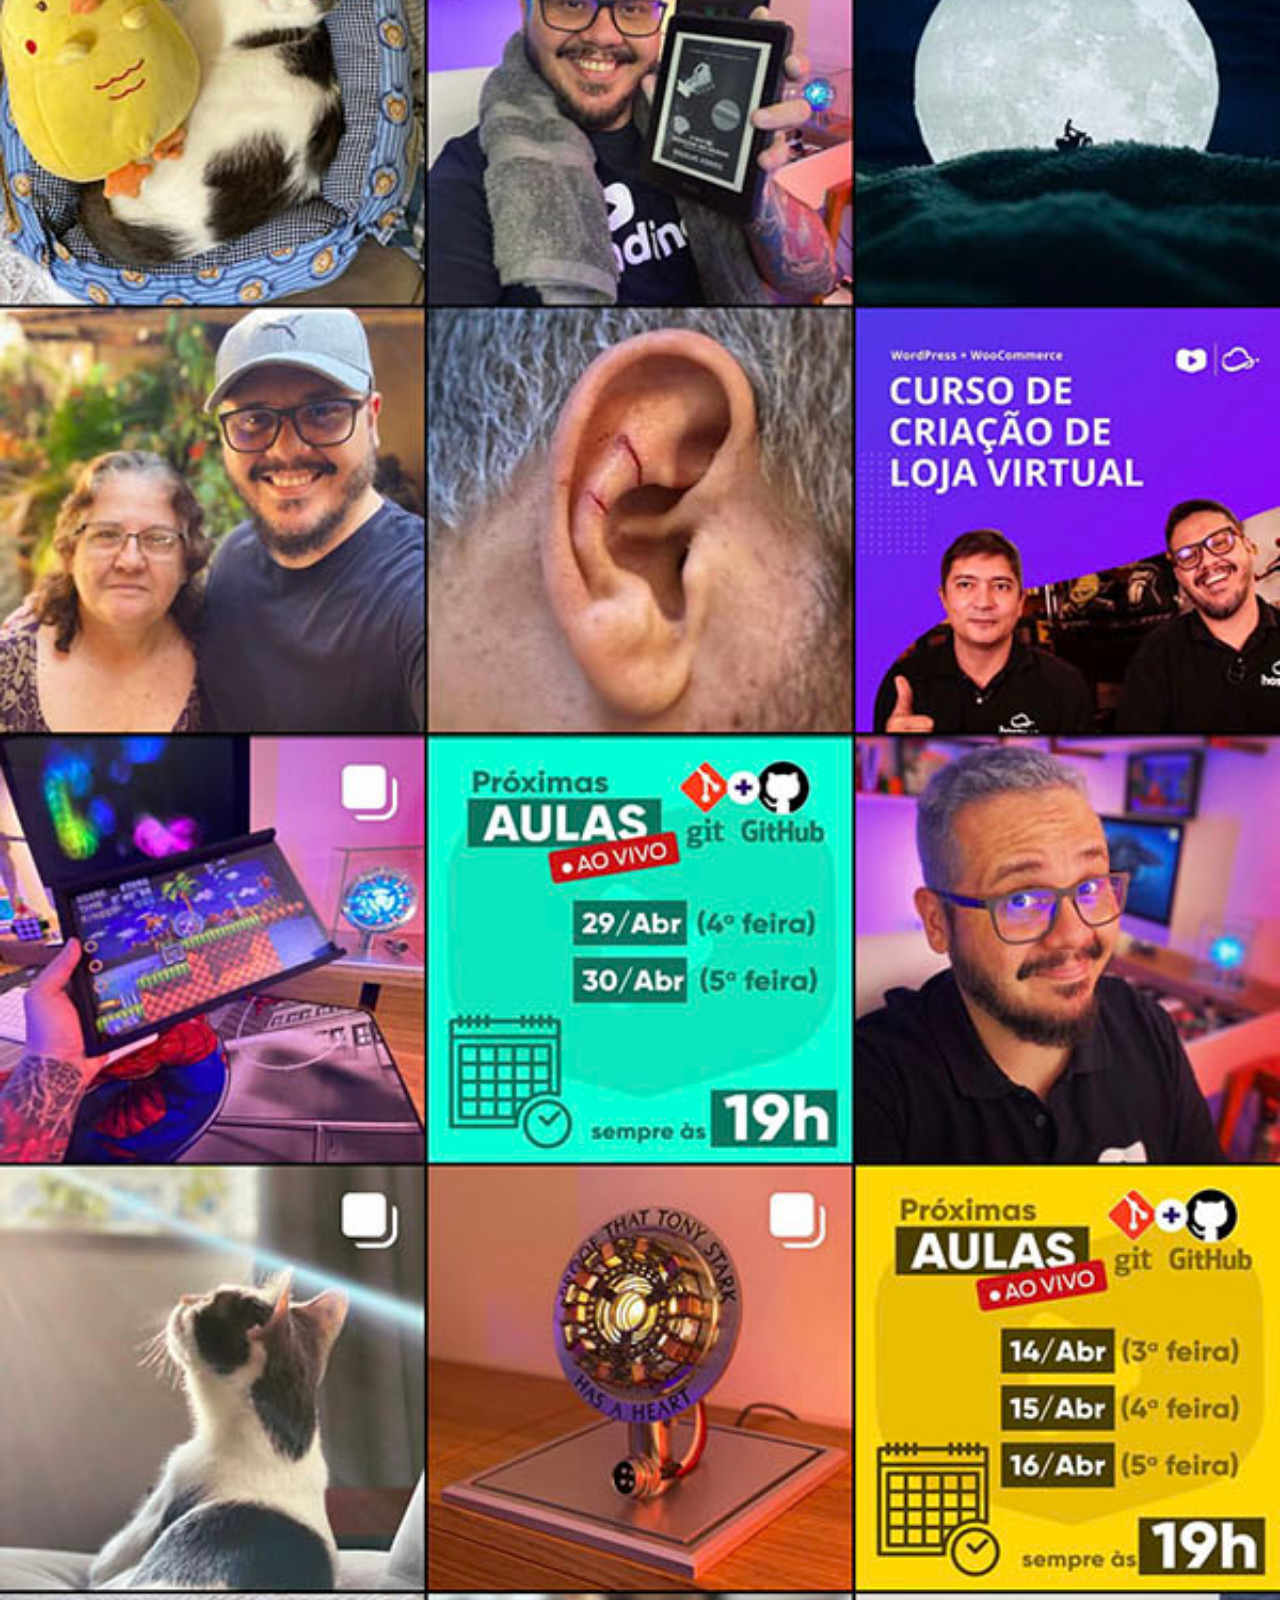
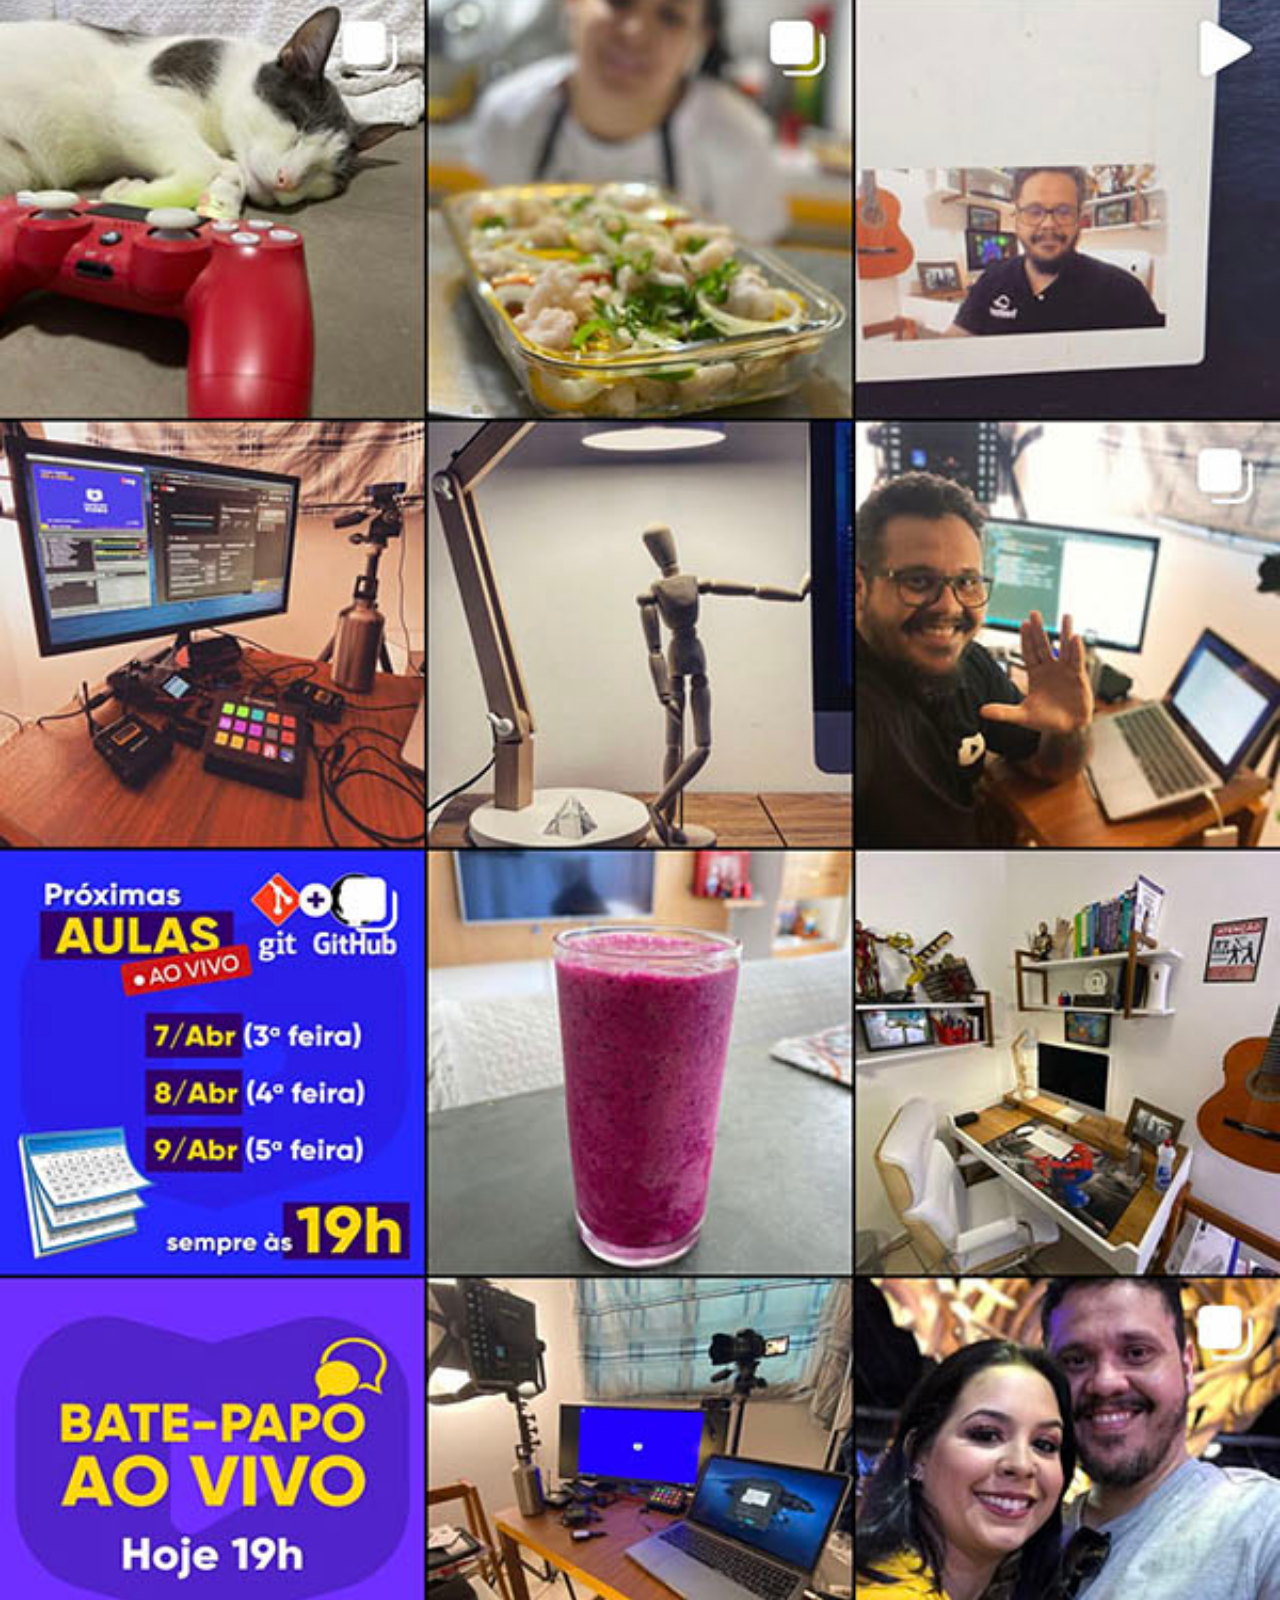
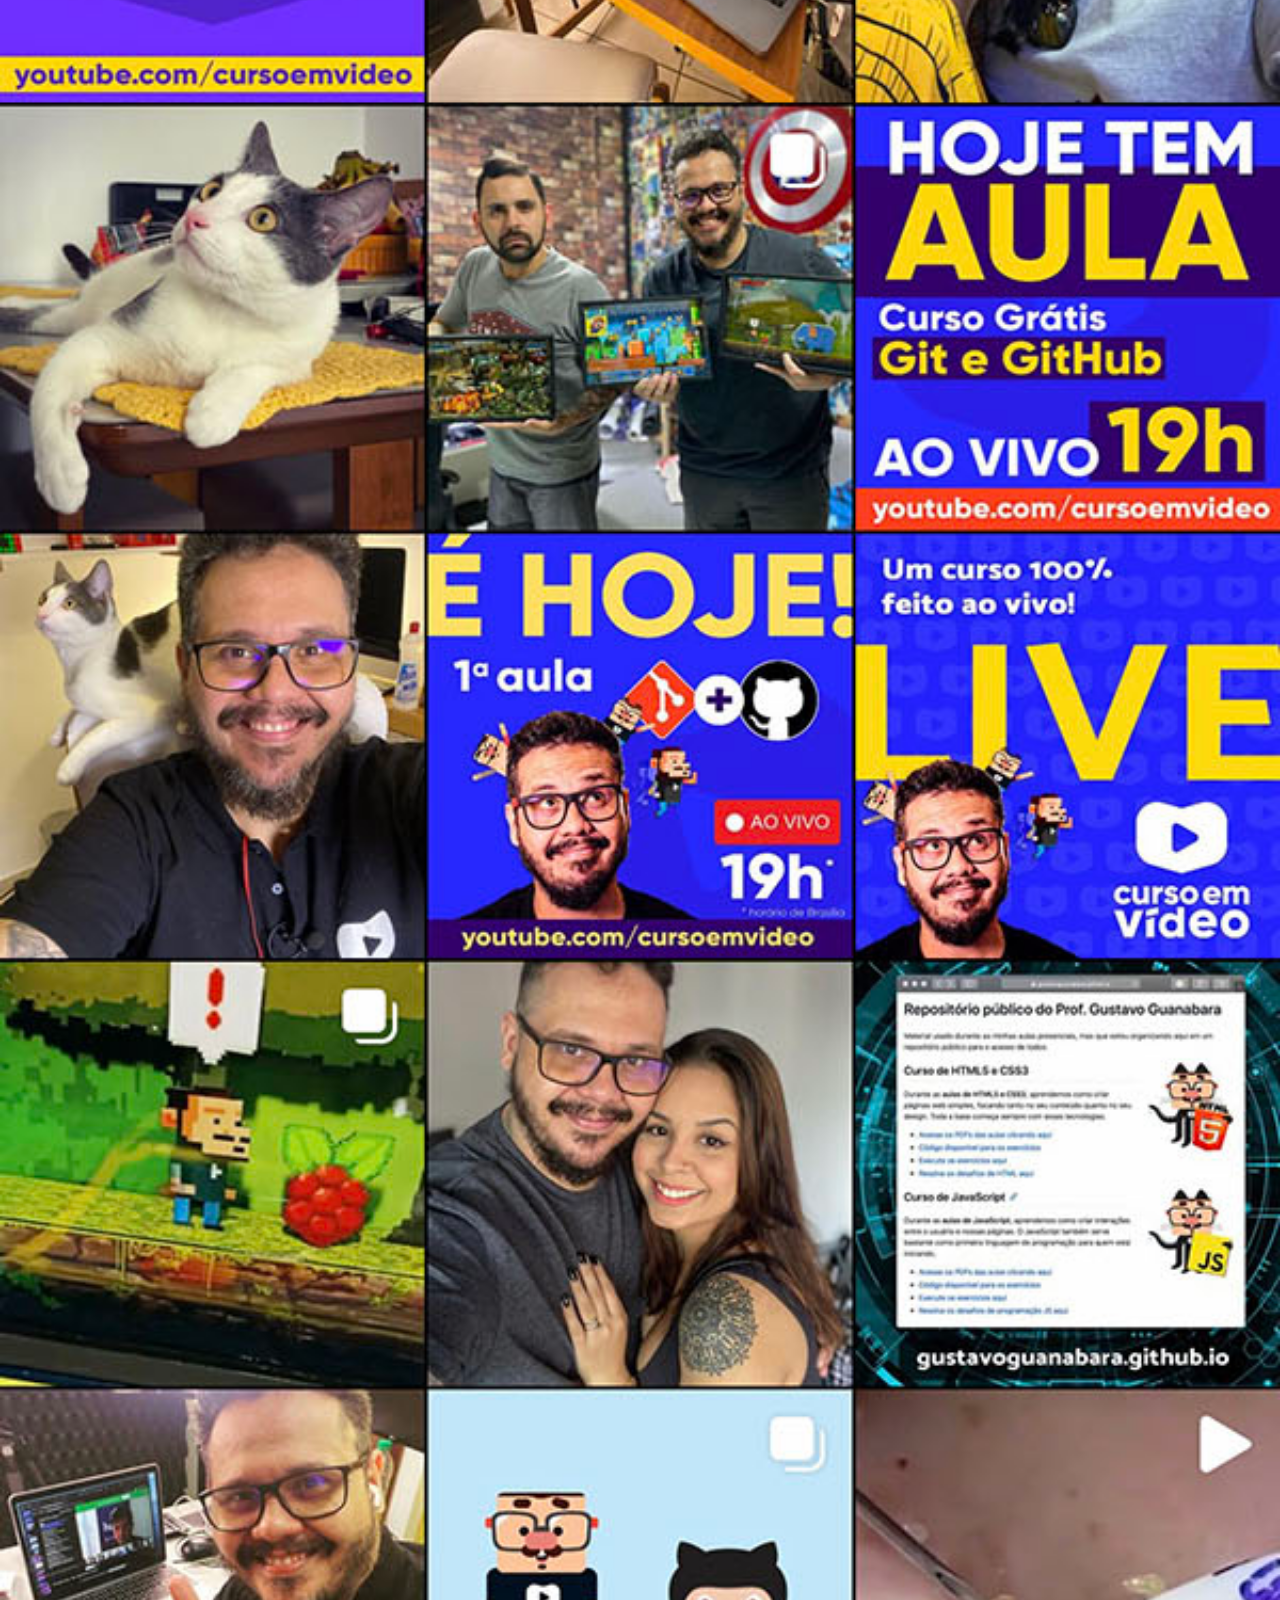
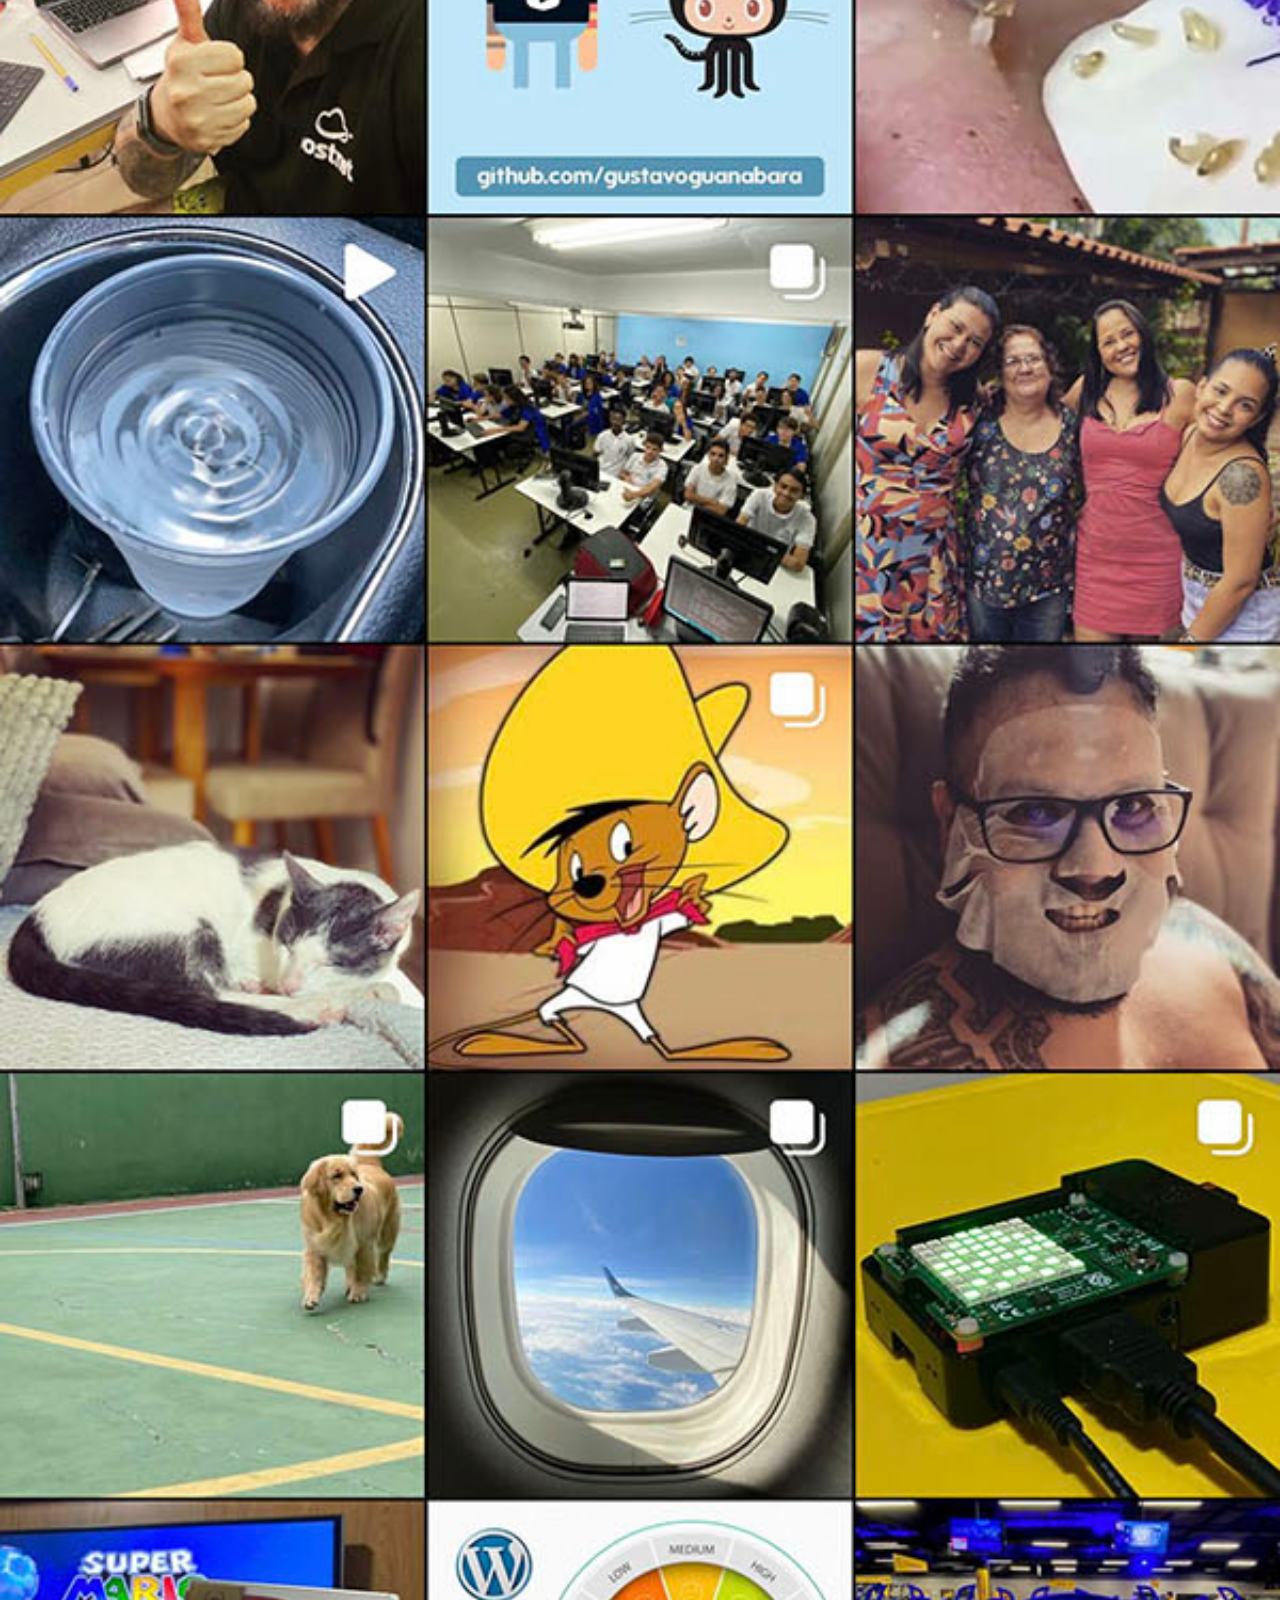
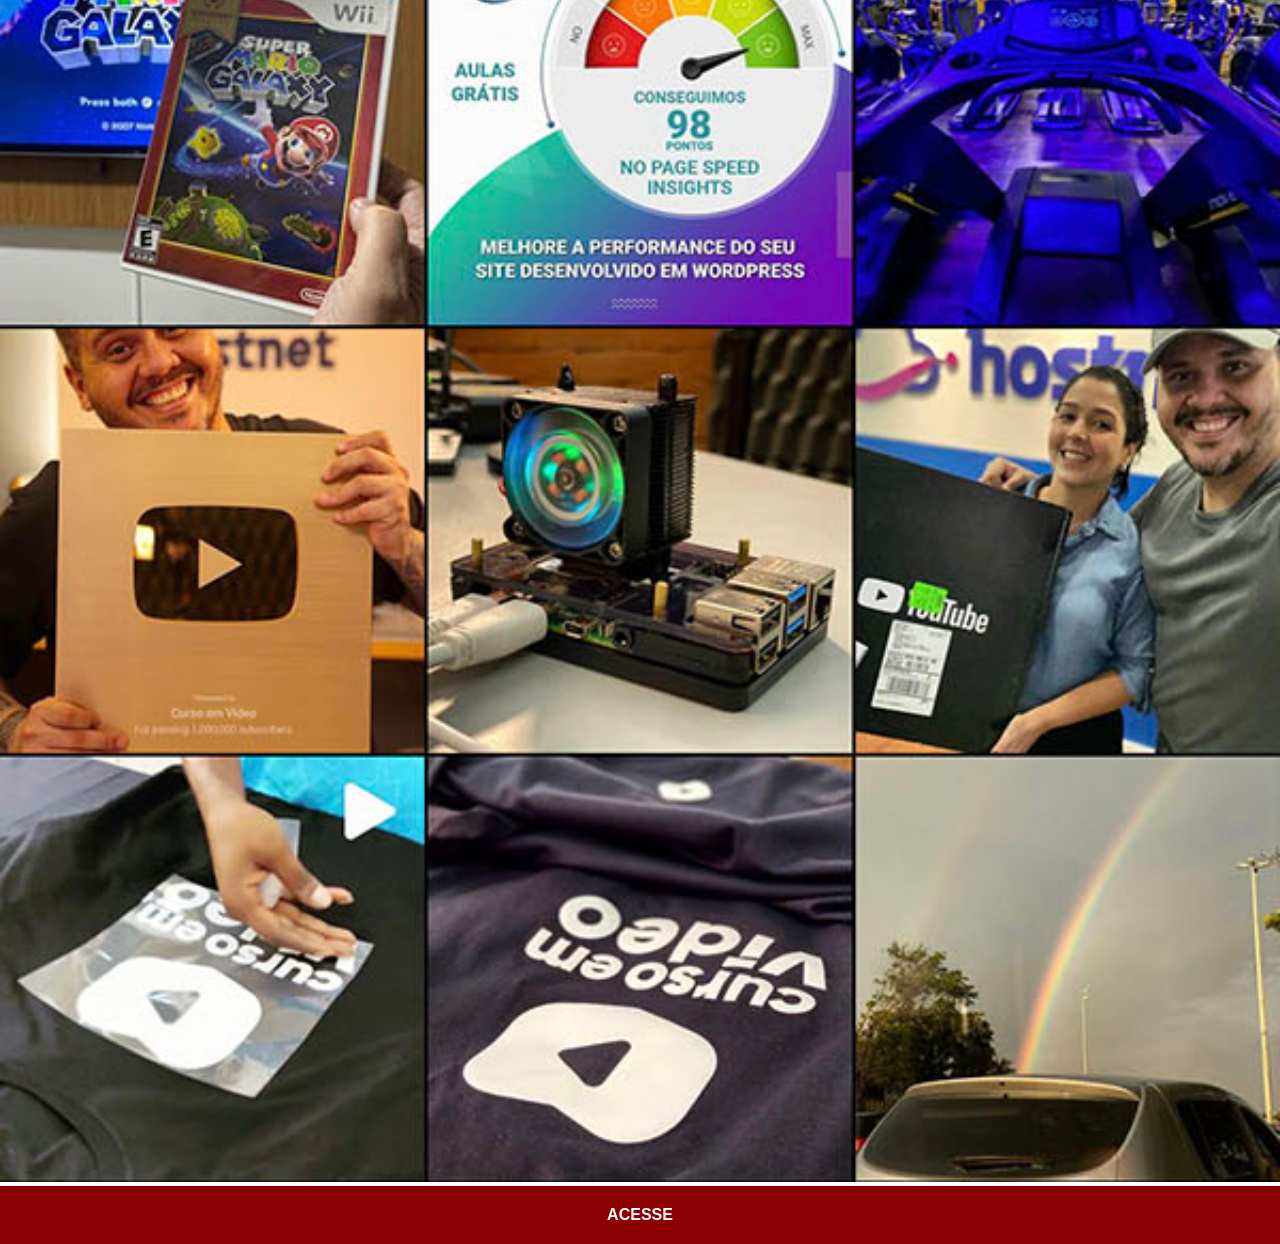
<file: instagram.html>
<!DOCTYPE html>
<html lang="pt-br">
<head>
    <meta charset="UTF-8">
    <meta name="viewport" content="width=device-width, initial-scale=1.0">
    <title>Instagram</title>
    <link rel="stylesheet" href="estilos/social.css">
</head>
<body>
    <img src="imagens/tela-instagram.jpg" alt="Instagram">
    <a href="https://www.instagram.com/gustavoguanabara/">ACESSE</a>
</body>
</html>
</file>
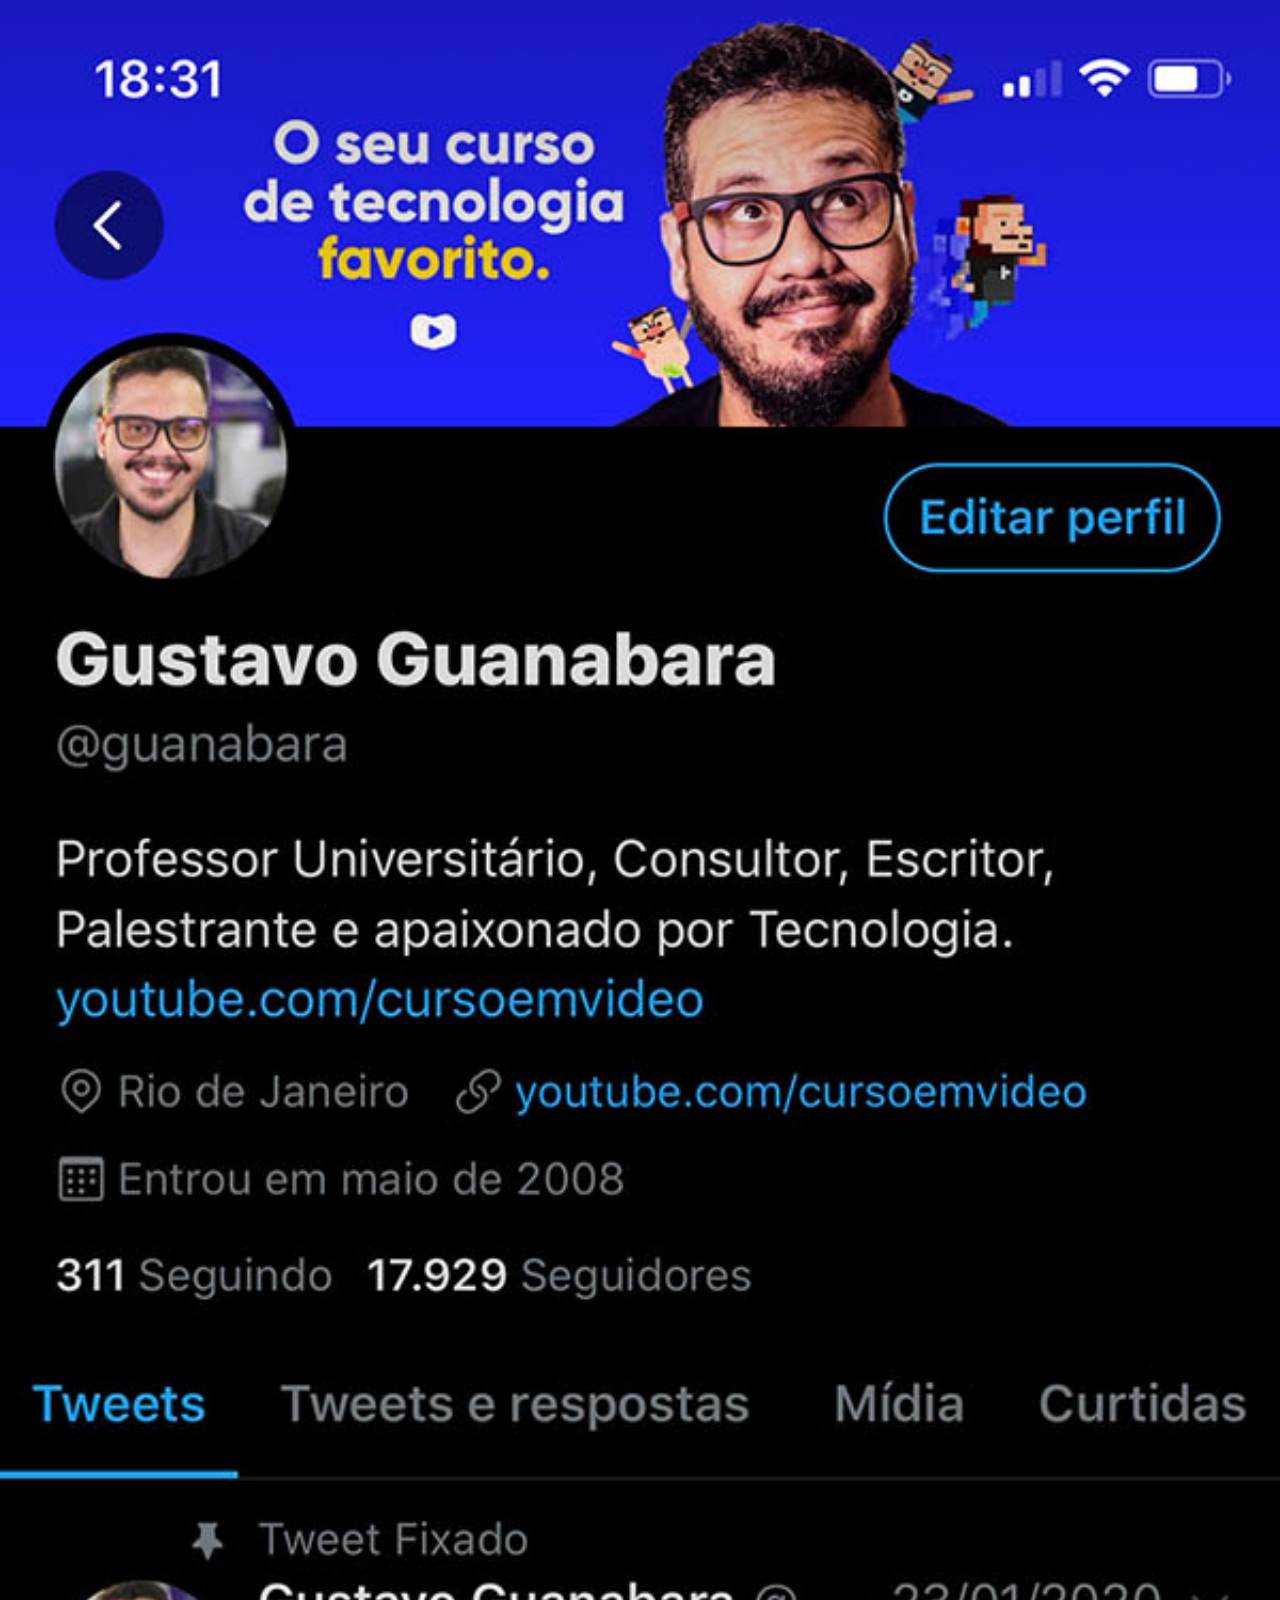
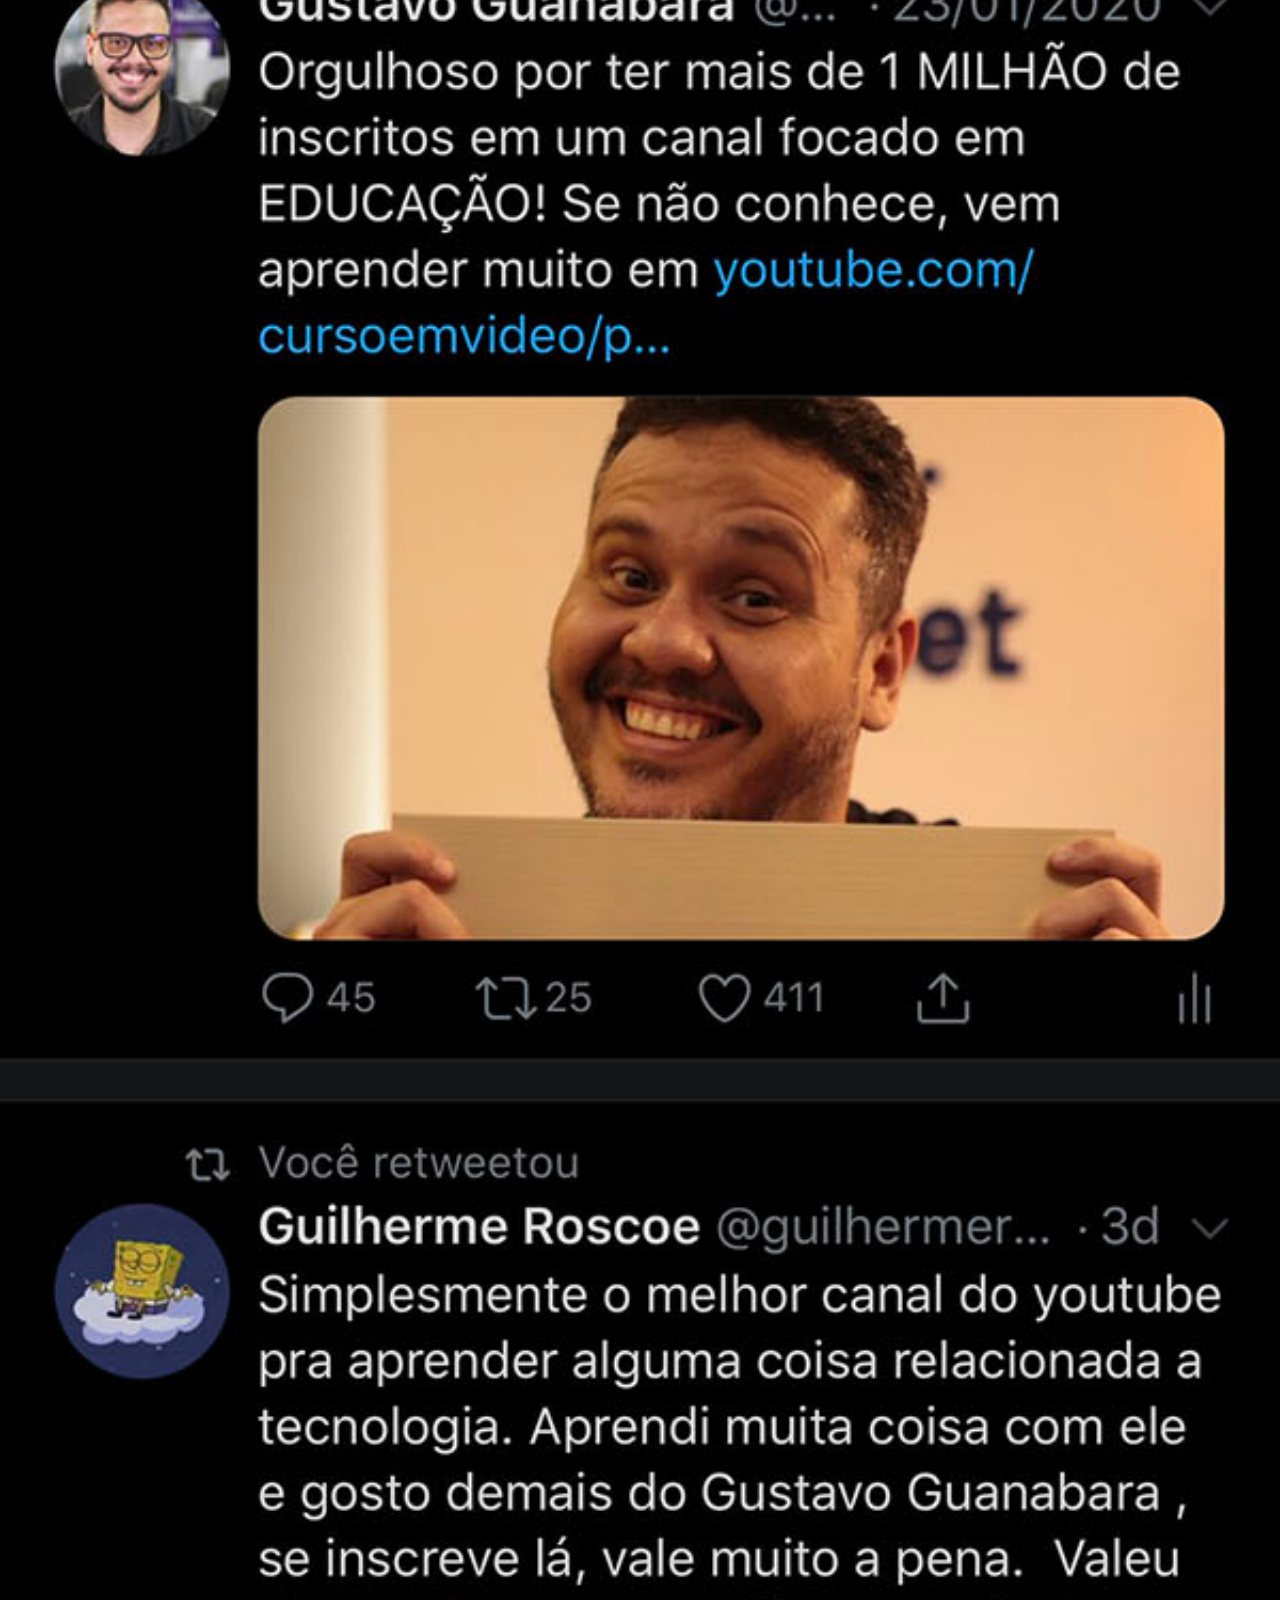
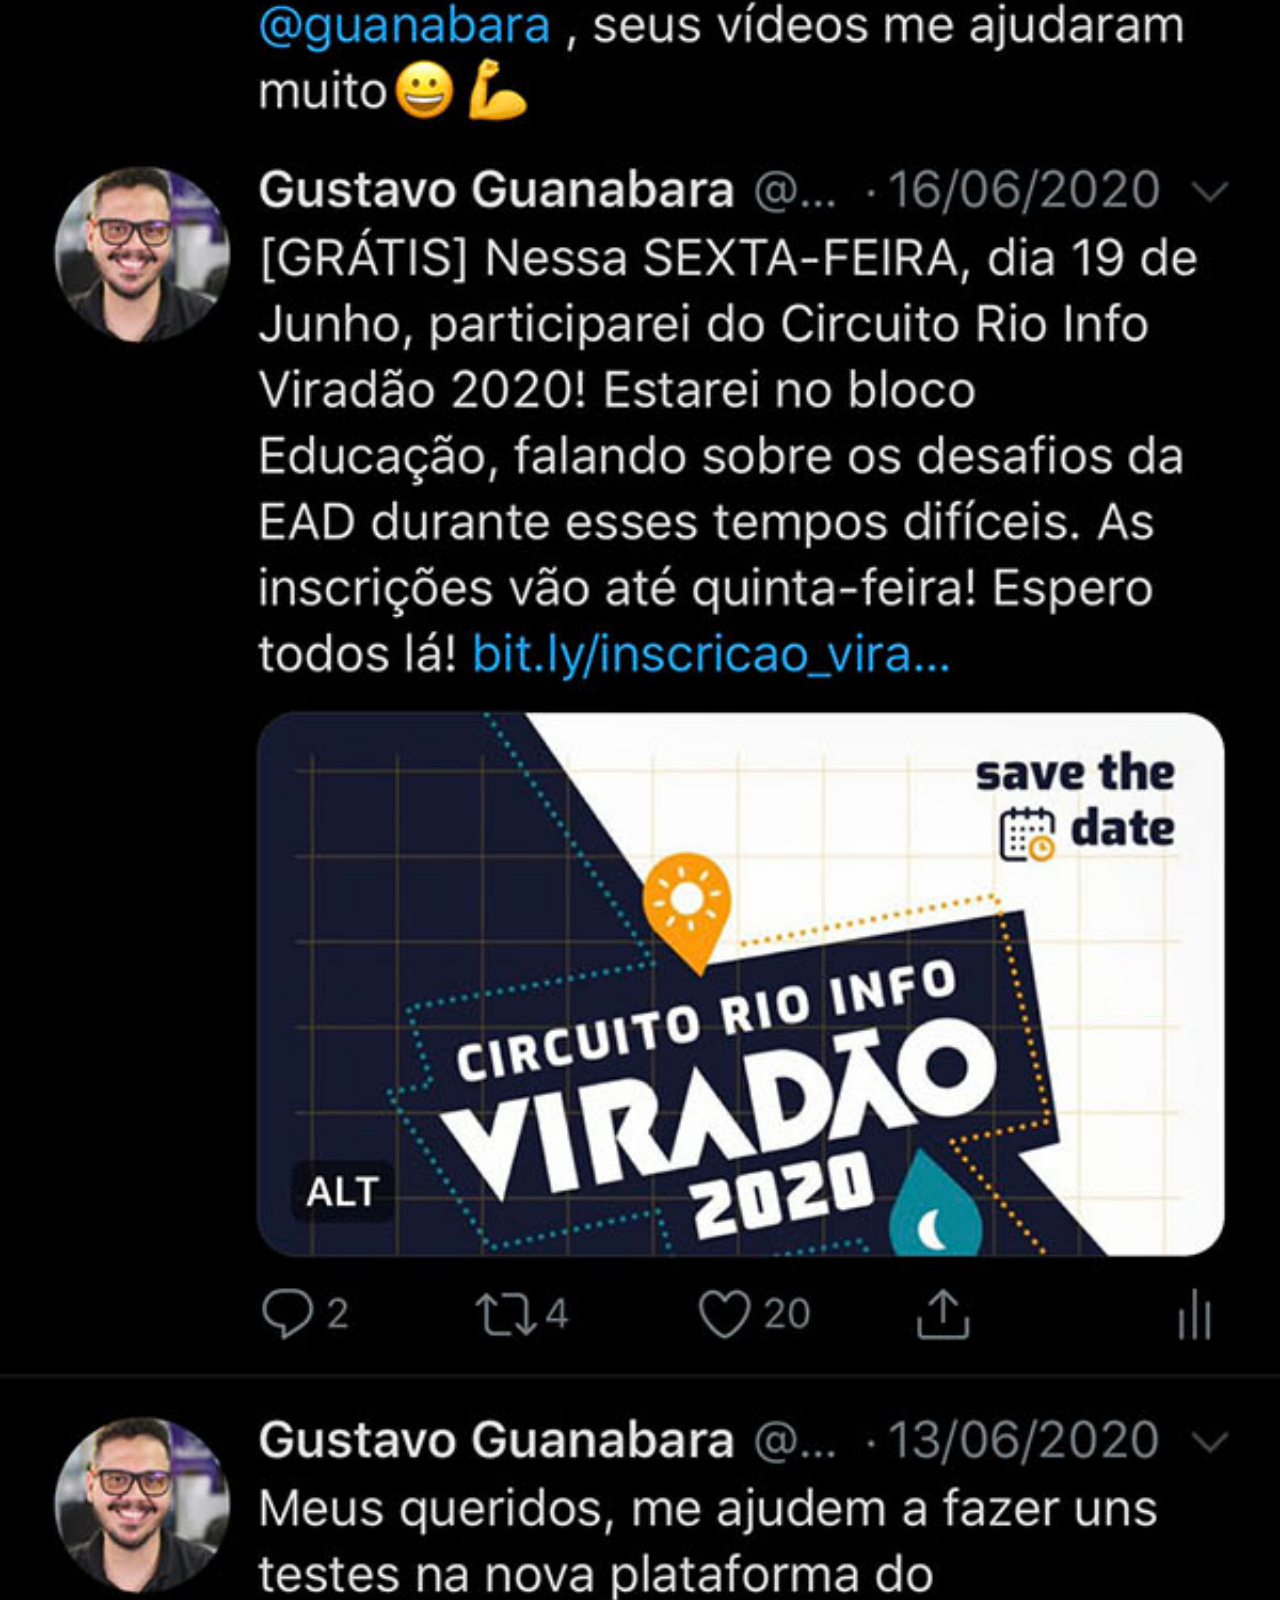
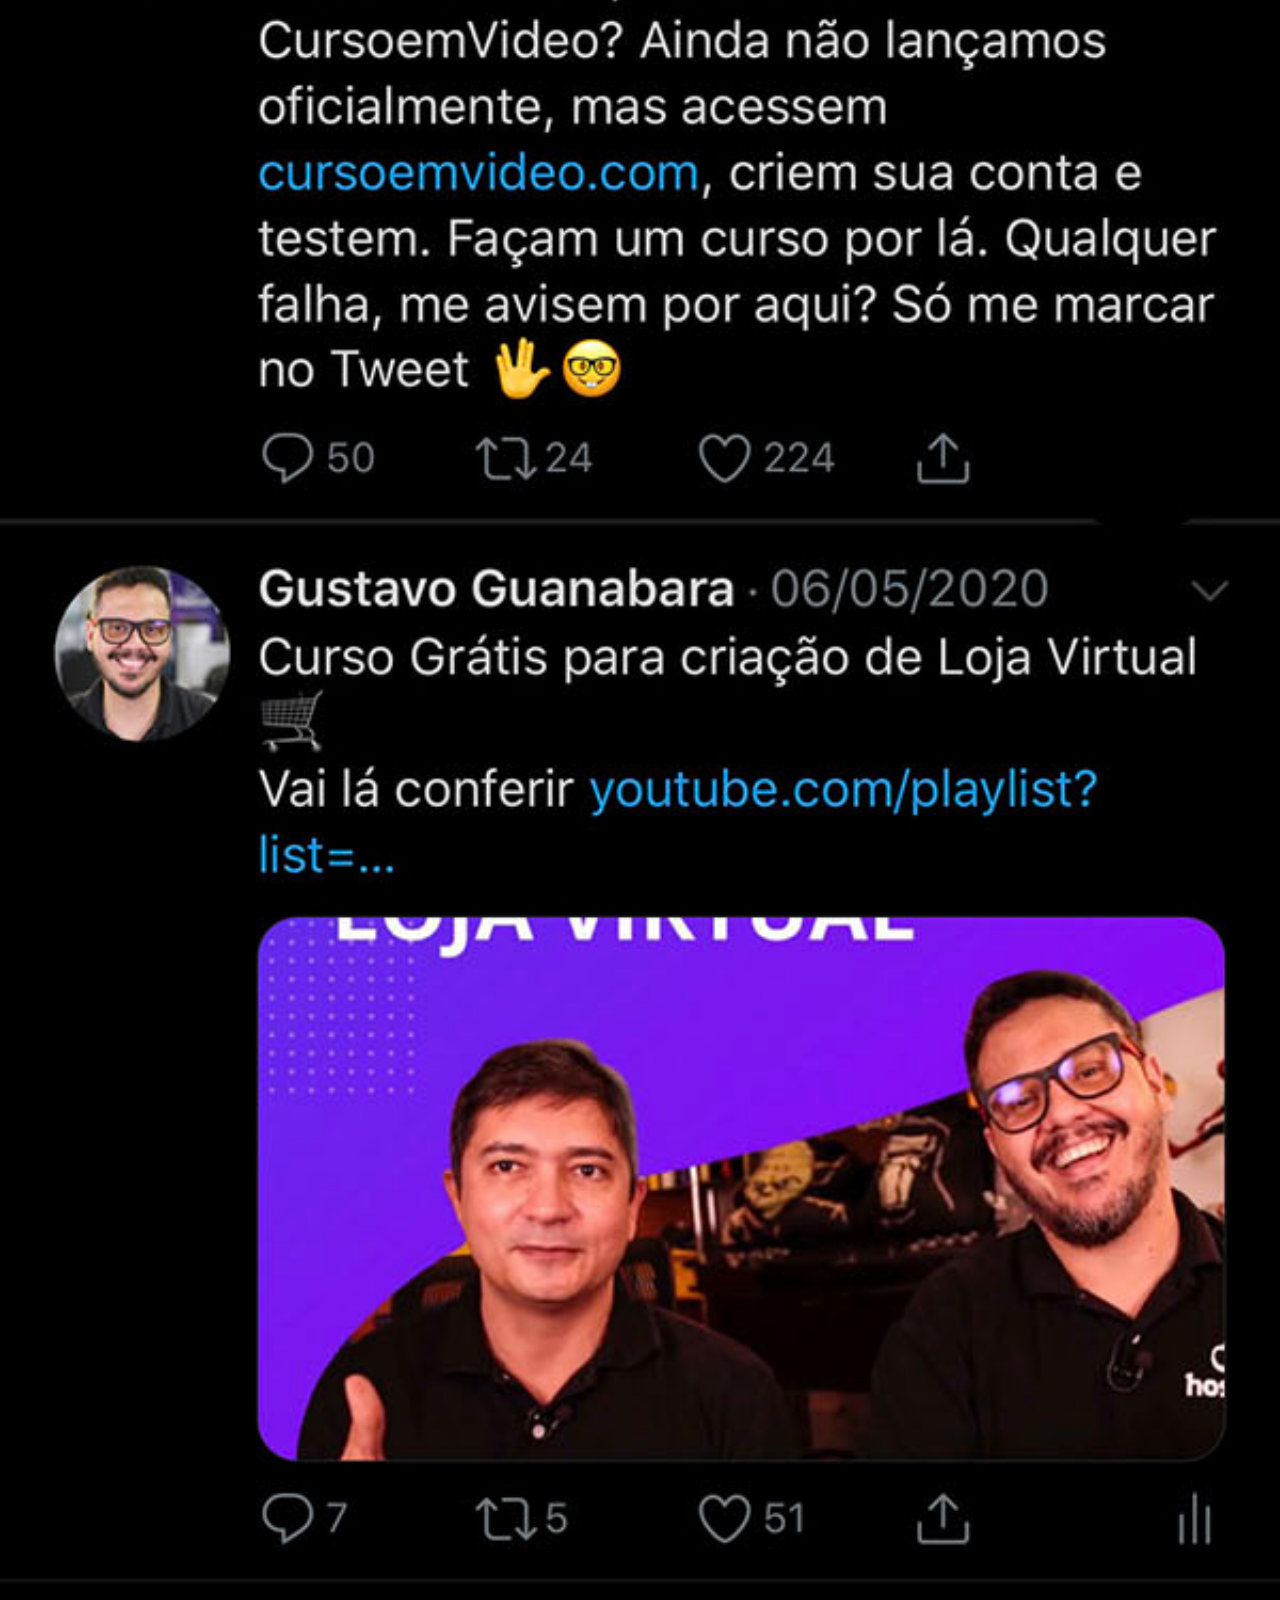
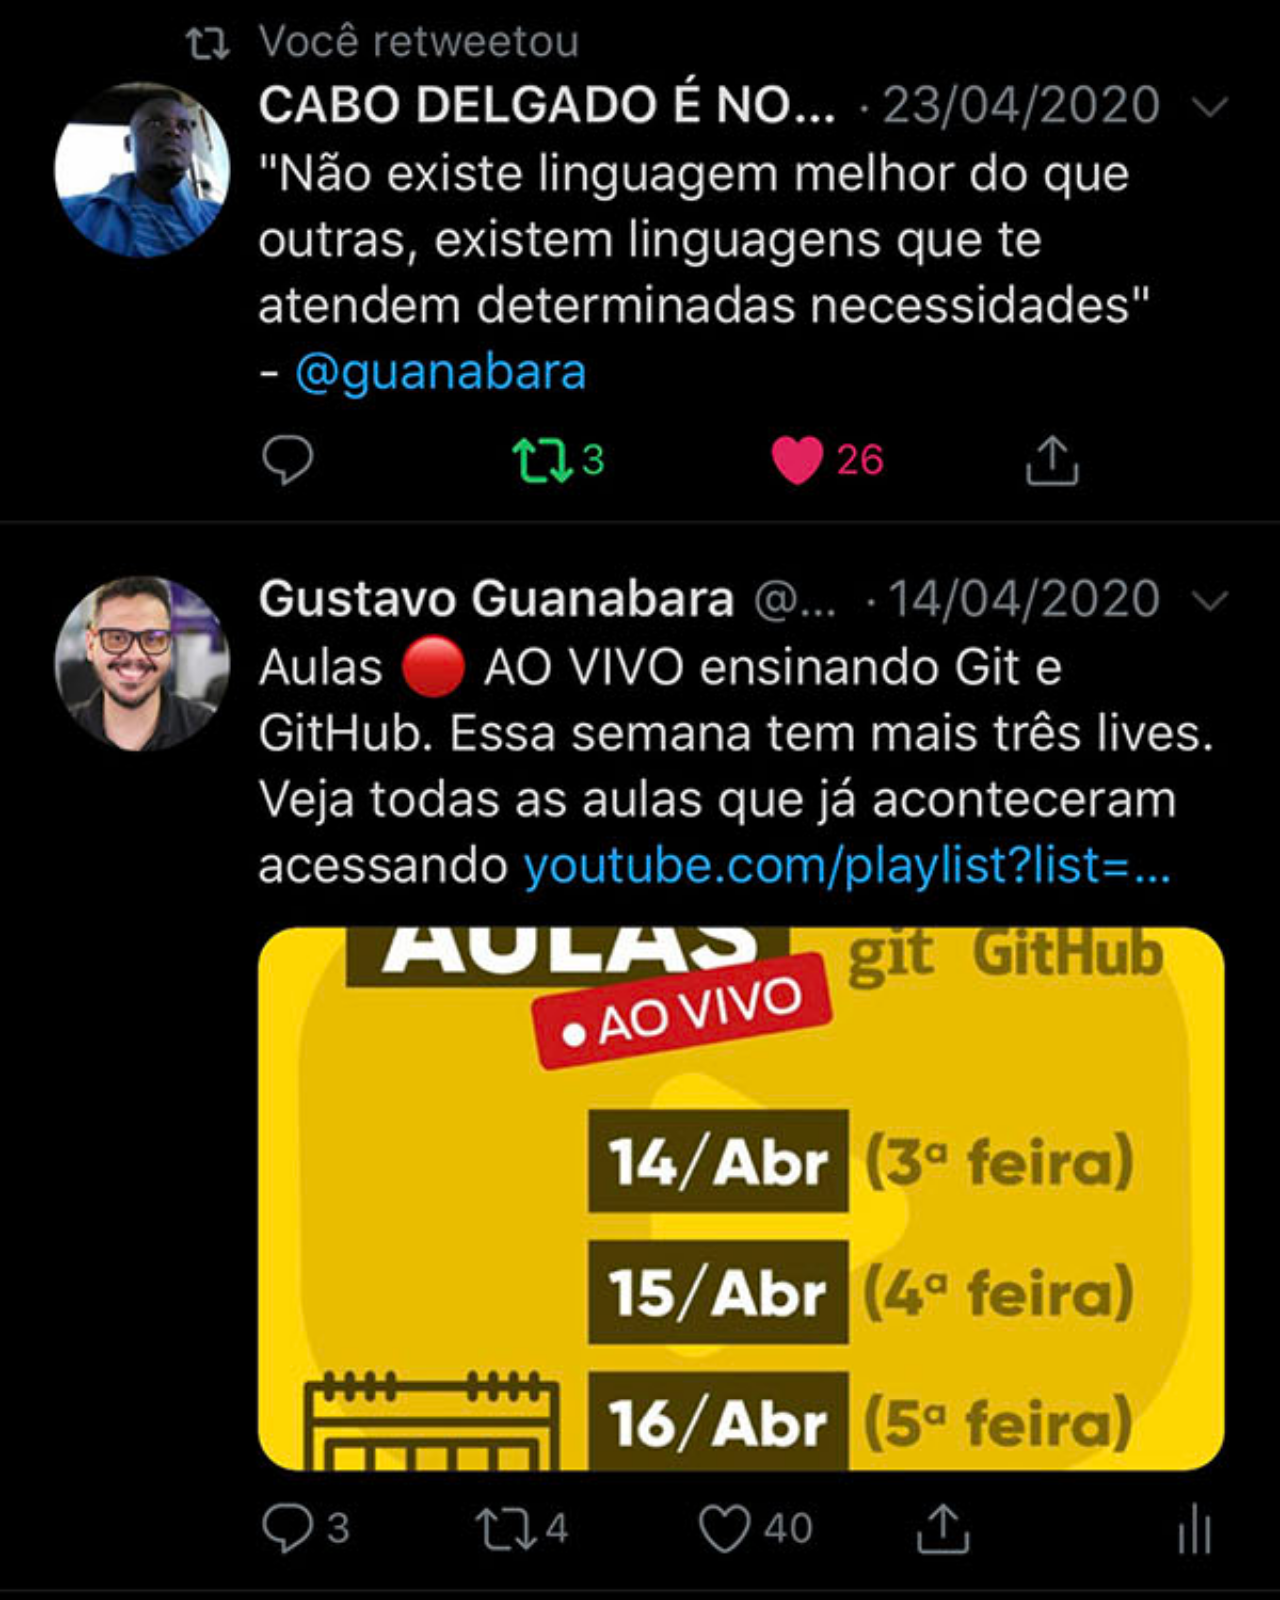
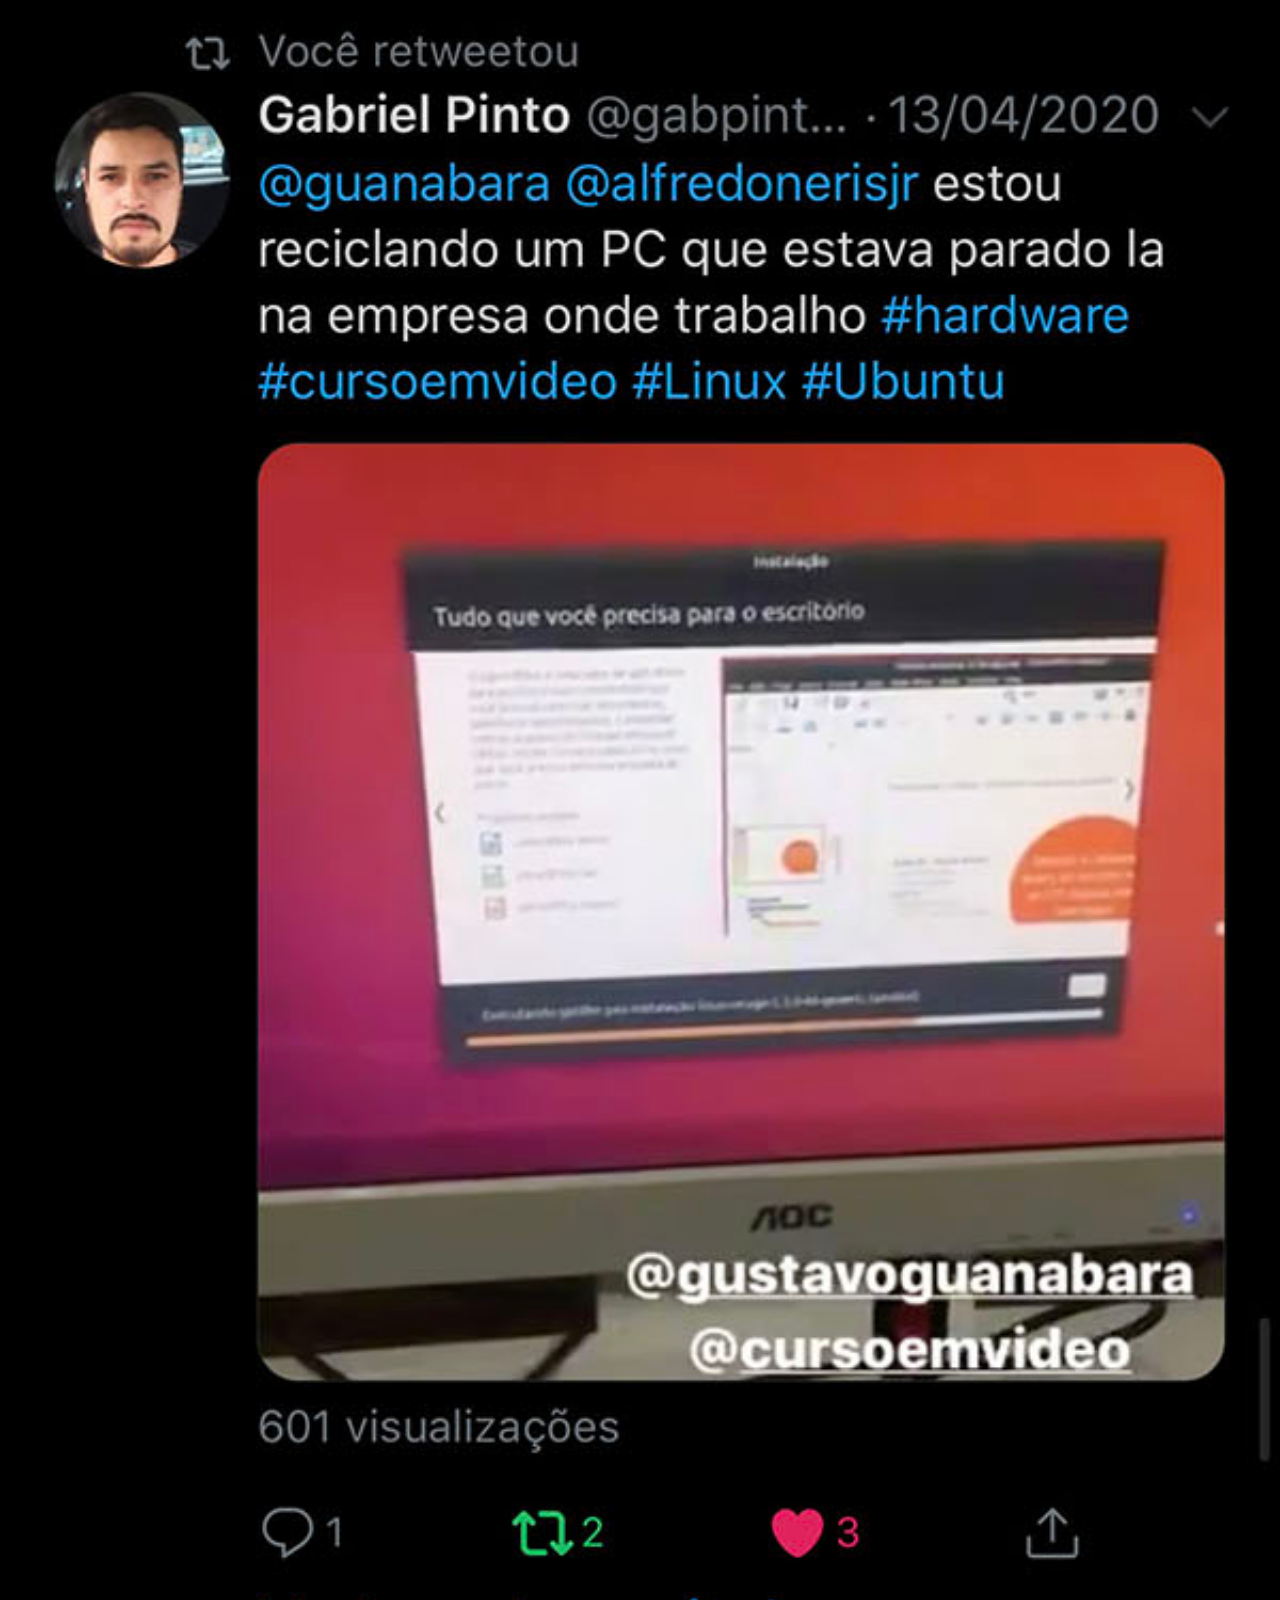
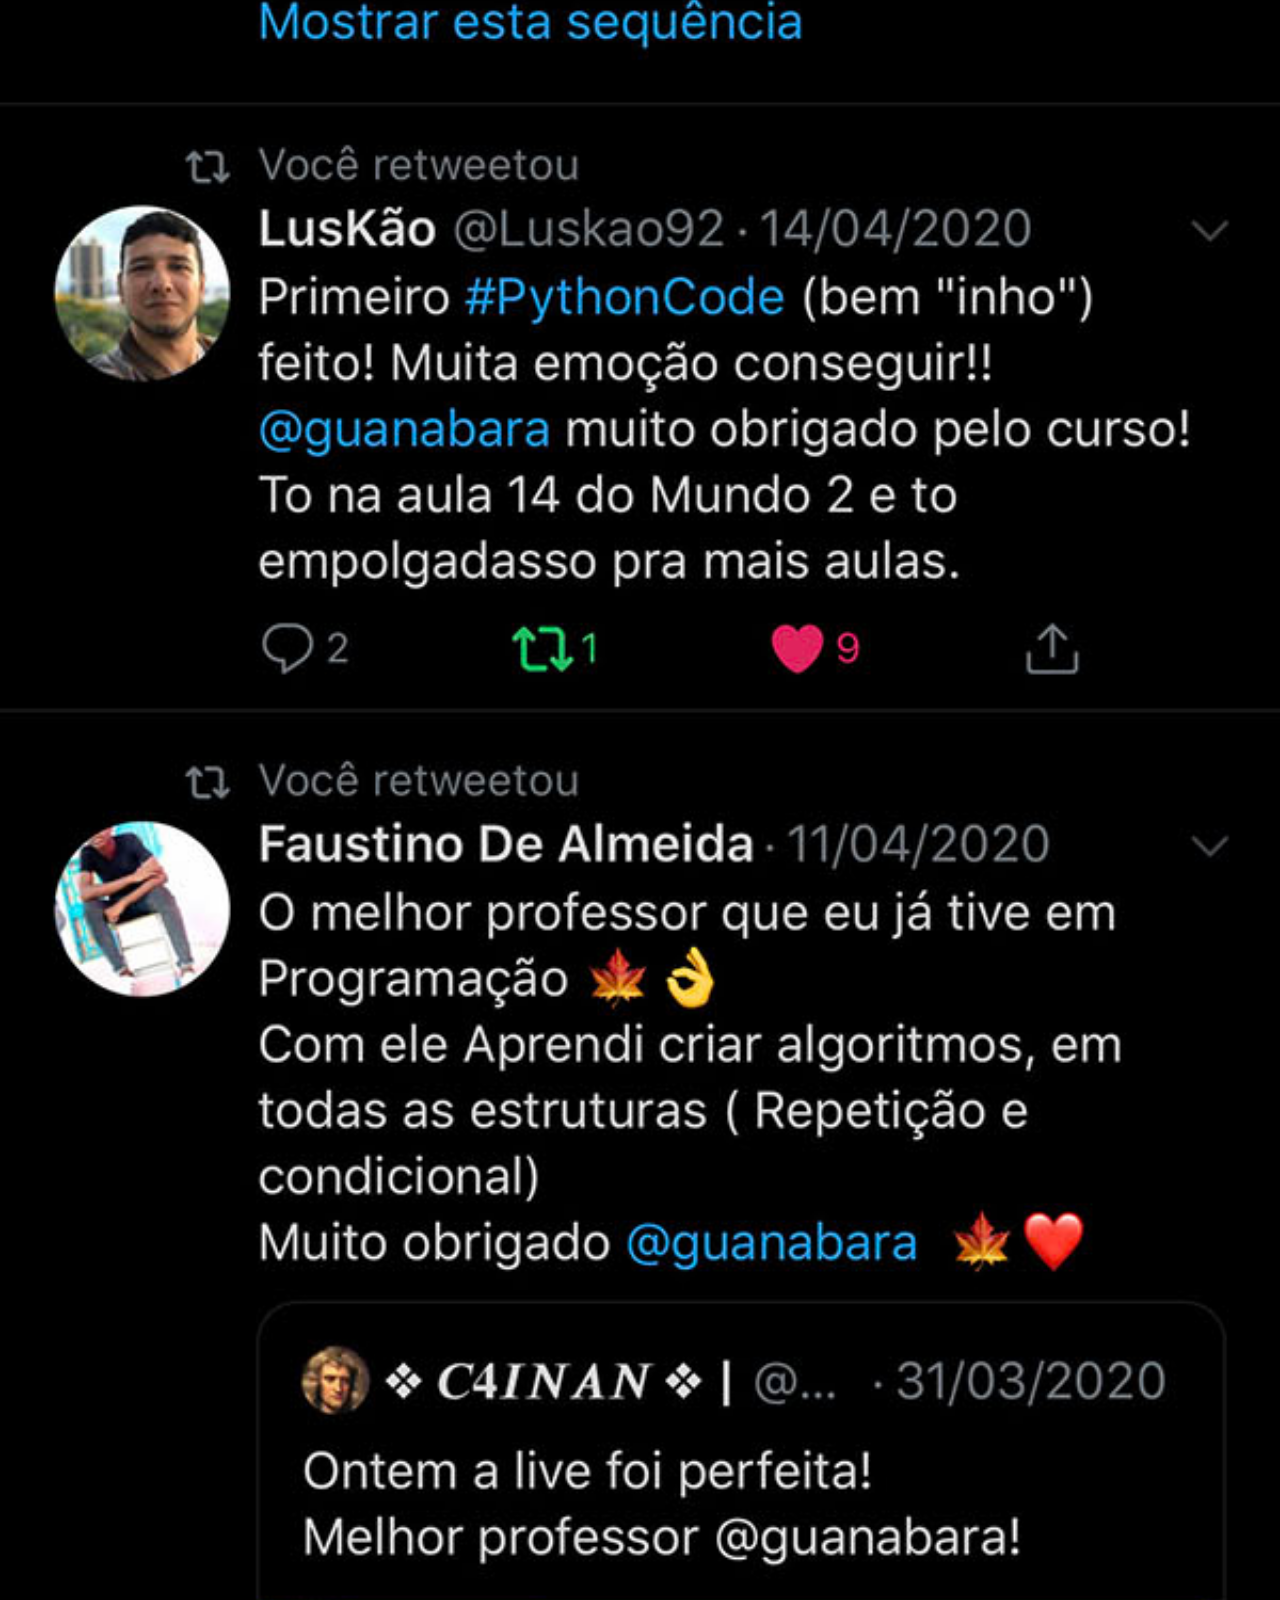
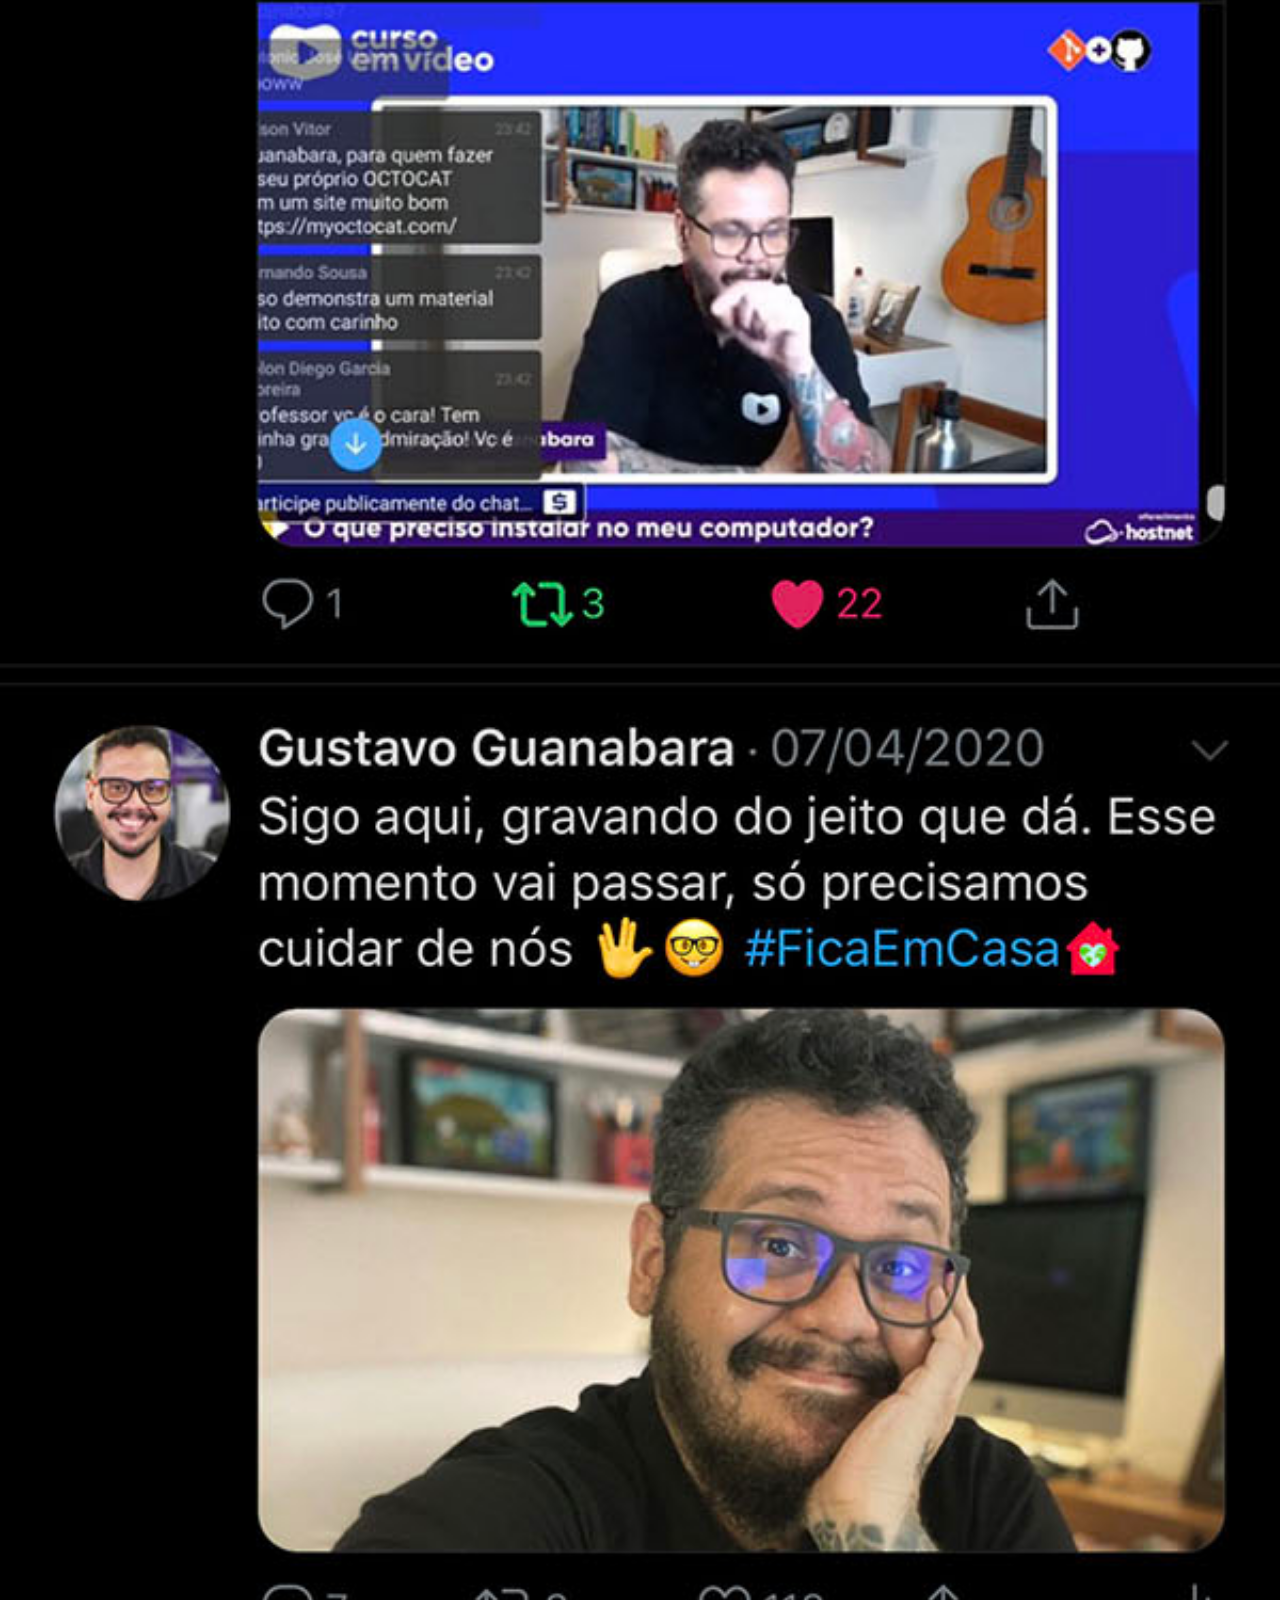
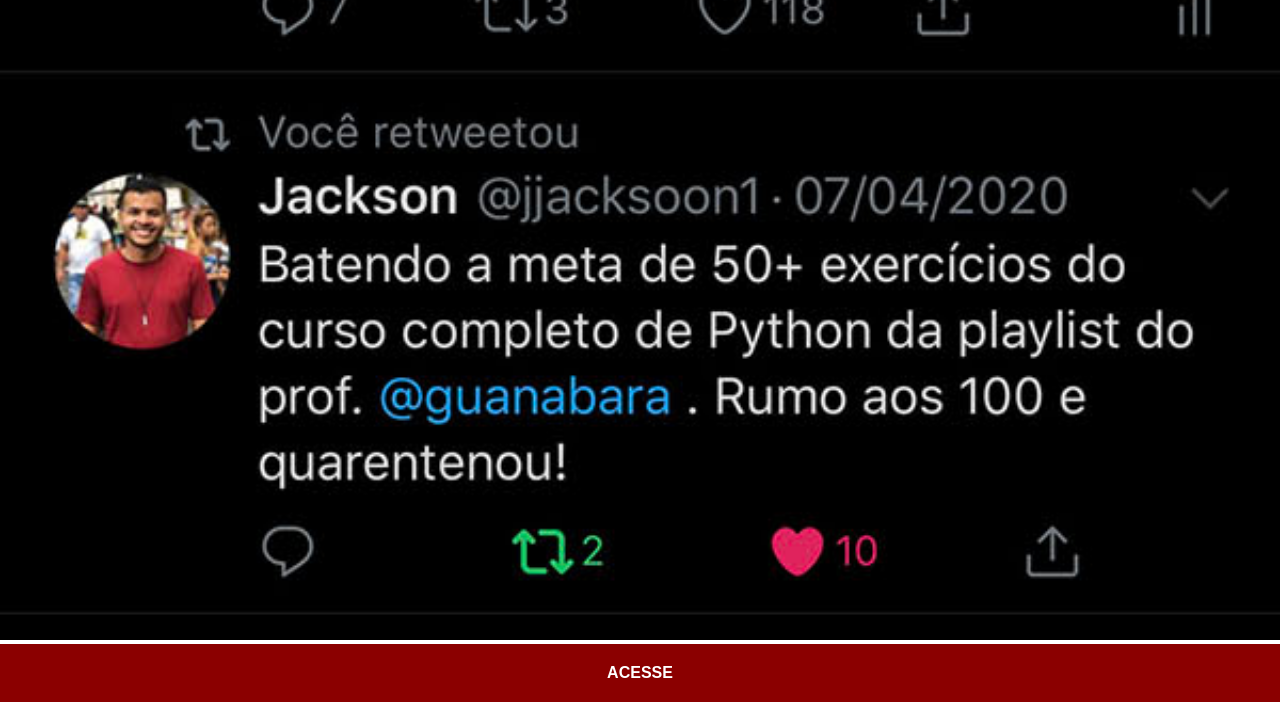
<file: twitter.html>
<!DOCTYPE html>
<html lang="pt-br">
<head>
    <meta charset="UTF-8">
    <meta name="viewport" content="width=device-width, initial-scale=1.0">
    <title>Twitter</title>
    <link rel="stylesheet" href="estilos/social.css">
</head>
<body>
    <img src="imagens/tela-twitter.jpg" alt="Twitter">
    <a href="">ACESSE</a>
</body>
</html>
</file>
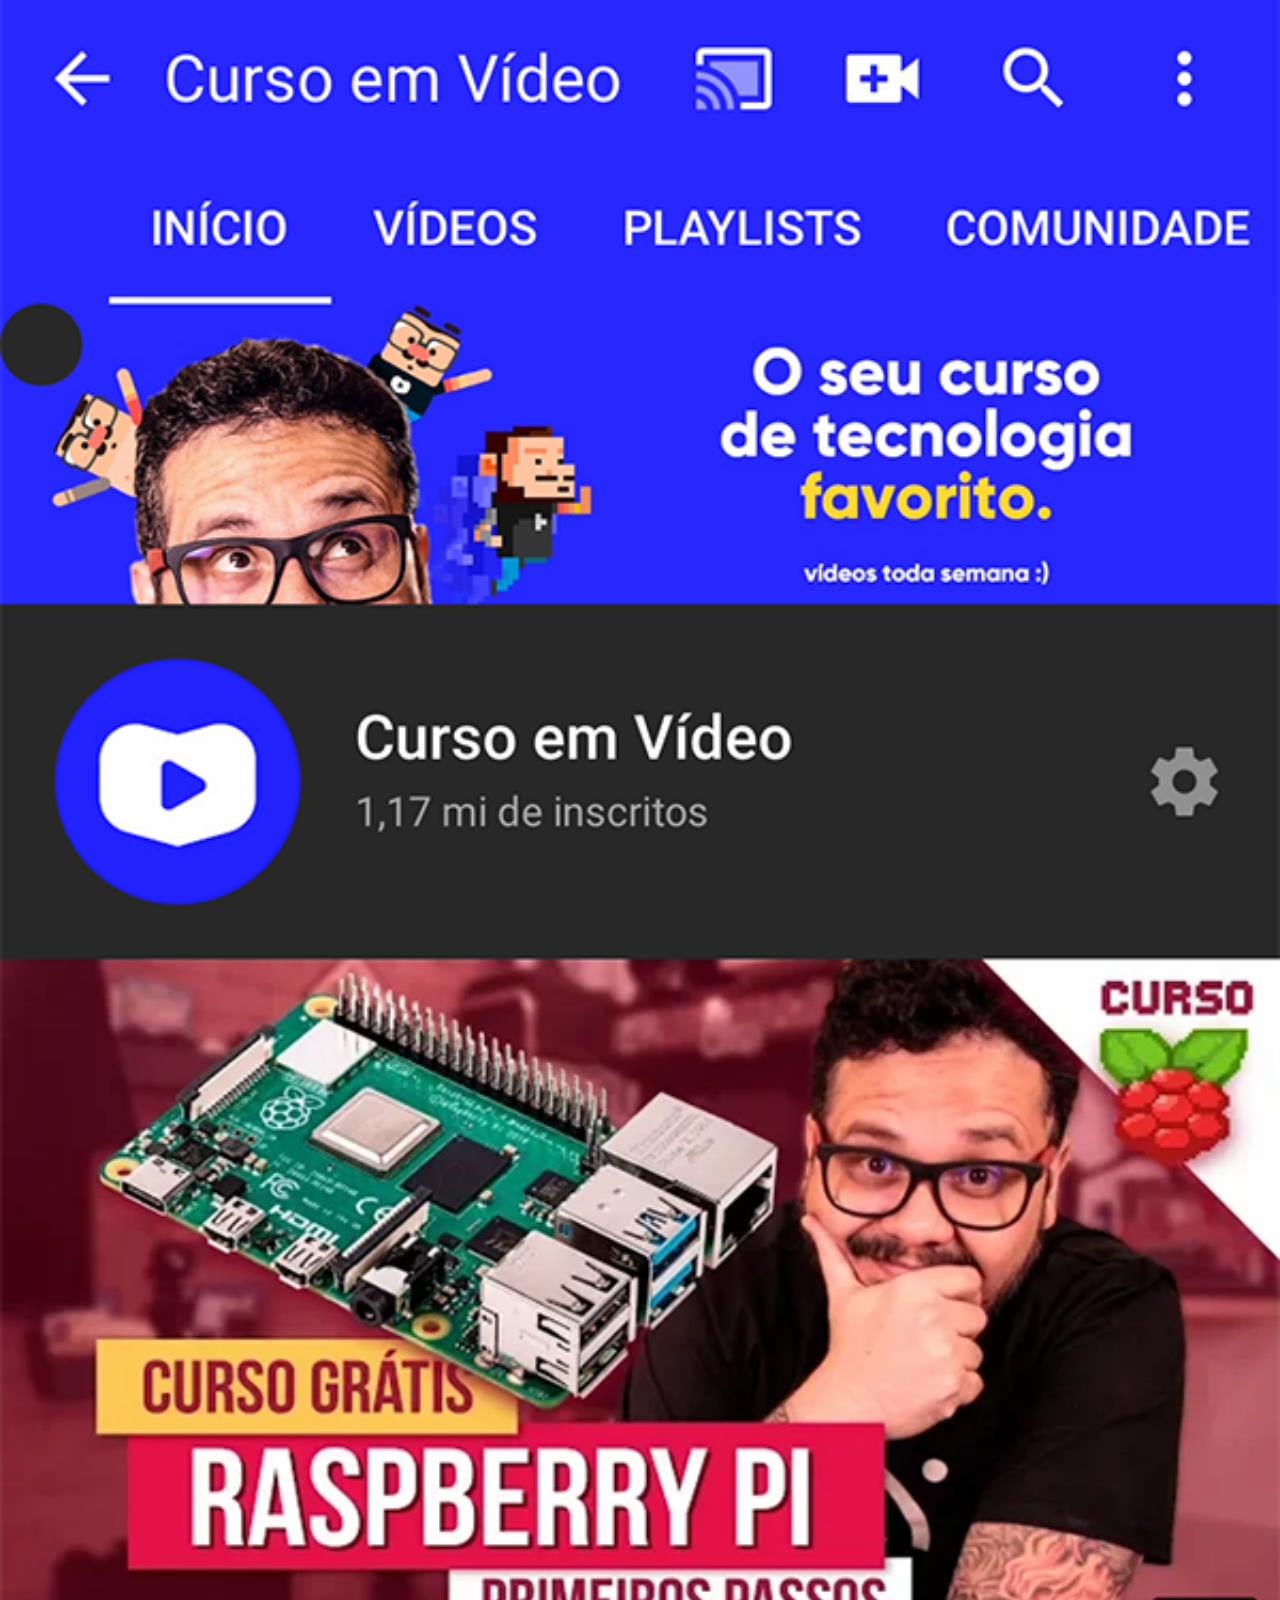
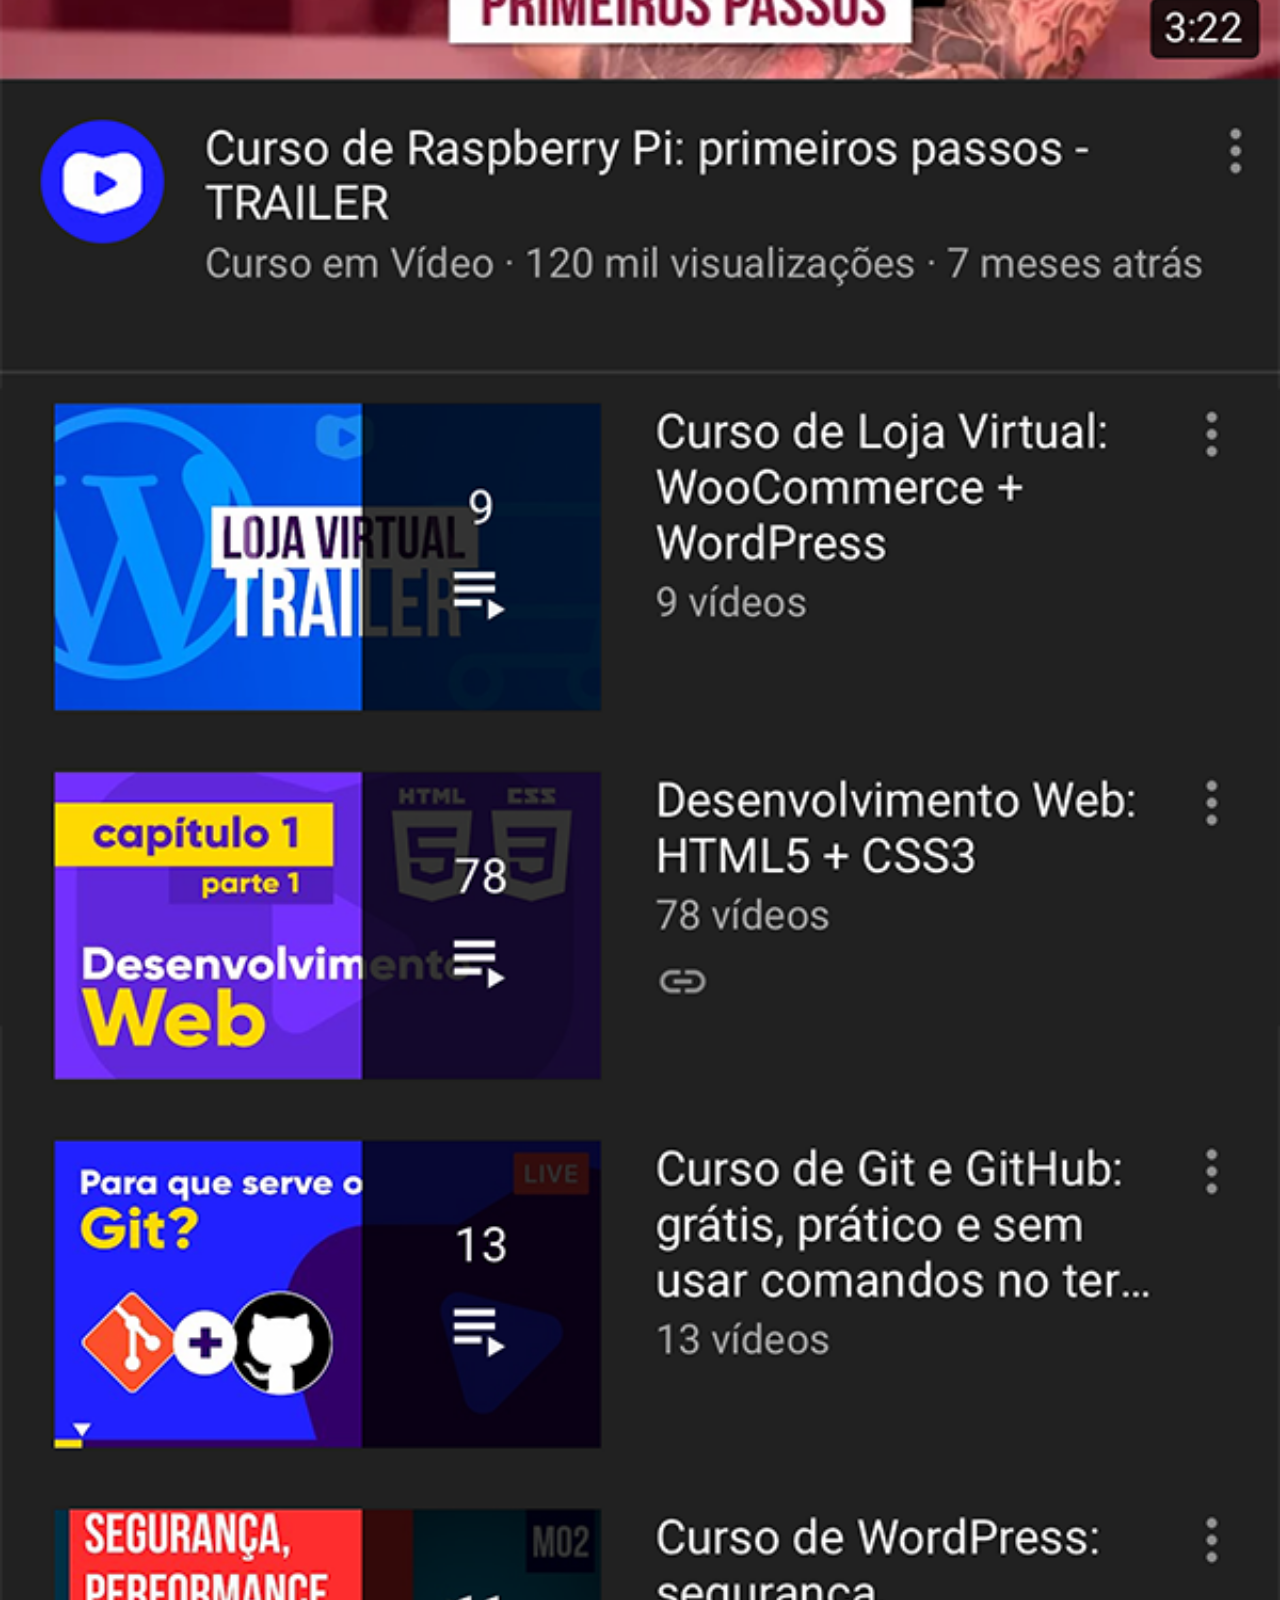
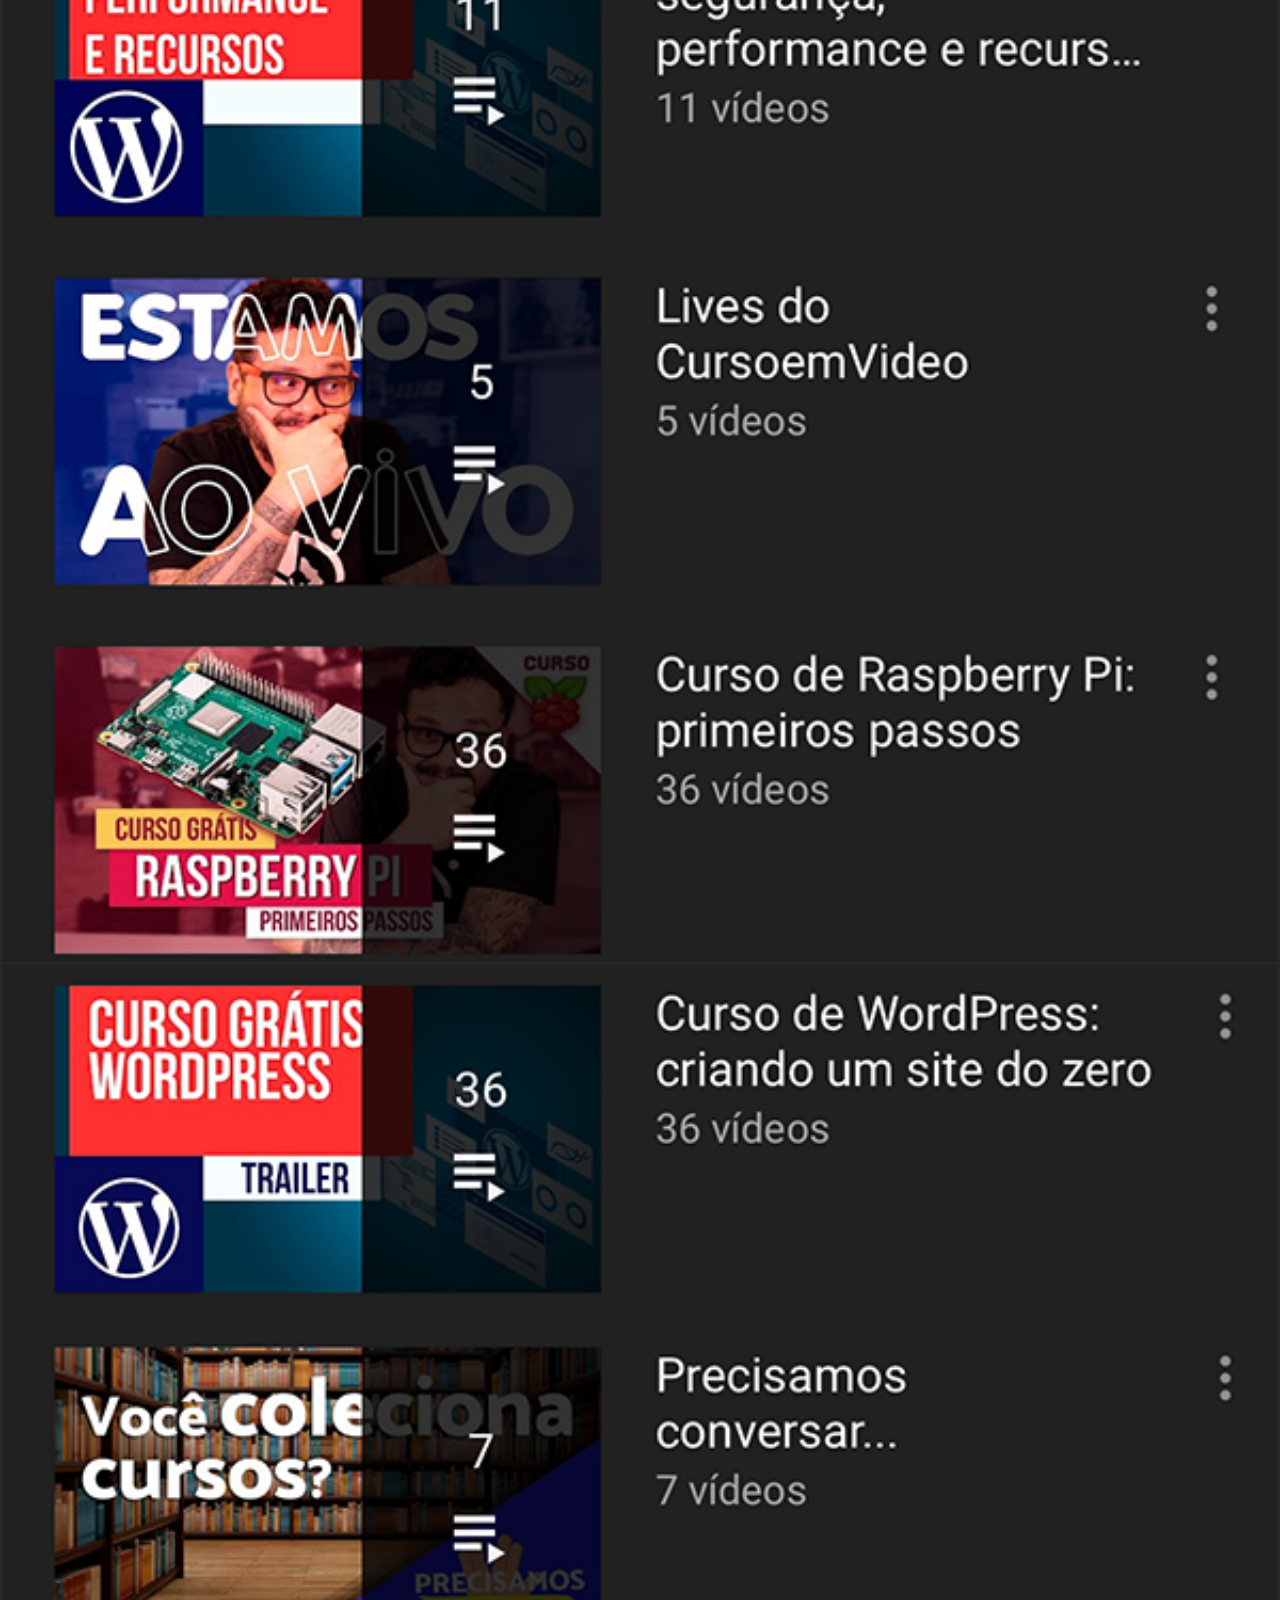
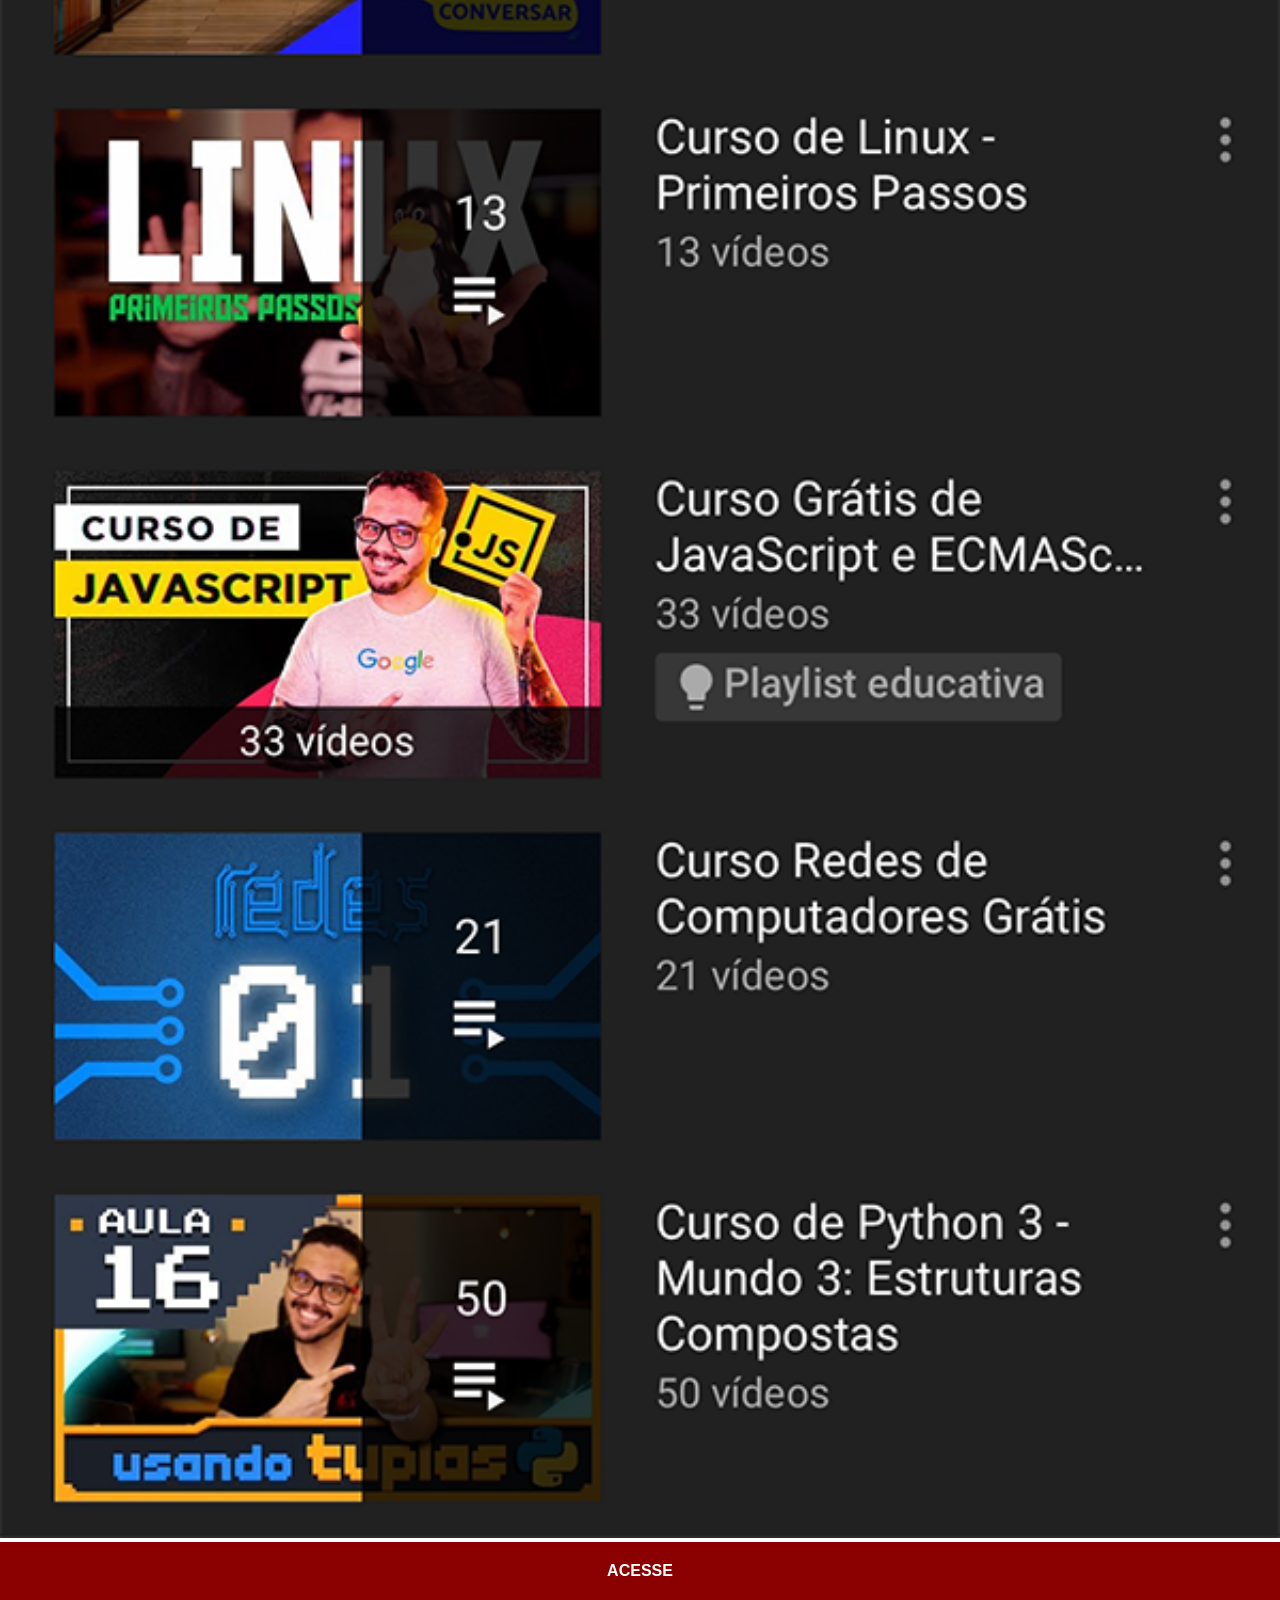
<file: youtube.html>
<!DOCTYPE html>
<html lang="pt-br">
<head>
    <meta charset="UTF-8">
    <meta name="viewport" content="width=device-width, initial-scale=1.0">
    <title>Youtube</title>
    <link rel="stylesheet" href="estilos/social.css">
</head>
<body>
    <img src="imagens/tela-youtube.png" alt="YouTube">
    <a href="https://www.youtube.com/user/cursoemvideo/playlists" target="_blank">ACESSE</a>
</body> 
</html>
</file>
<file: estilos/style.css>
@charset "UTF-8";

*{
    margin: 0px;
    padding: 0px;
    font-family: Arial, Helvetica, sans-serif;
}

html, body{
    height: 100vh;
    width: 100vw;
    background-color: black;
}

body{
    background: url('../imagens/fundo-madeira.jpg');
    background-size: cover;
    background-attachment: fixed;
}

main{
    height: 100vh;
    position: relative;
}

#telefone{
    height: 624px;
    width: 310px;
    /*Utilizando estas configurações em baixo, o 'bloco' dentro de outro 'bloco' ficará centralizado.(Lembrando que o bloco pai tem que estar em position: relative; e o blocco filho position: absolute;)*/
    position: absolute;
    top: 50%;
    left: 50%;
    transform: translate(-50%, -50%);
    background: url('../imagens/frame-iphone.png');
}
#tela{
    position: relative;
    top: 80px;
    left: 22px;
    width: 267px;
    height: 471px;
}

section#redes-sociais{
    text-align: right;
}

section#redes-sociais img{
    width: 50px;
    margin: 10px;
    border-radius: 50%;
    box-shadow: 2px 2px 5px rgba(0, 0, 0, 0.403);
    box-sizing: border-box;
    /*Esse comando muda a definição padrão do navegador que era content-box, ao mudar o width agora engloba tambem o padding e margin, que antes não englobava.*/
}

section#redes-sociais img:hover{
    border: 3px solid rgba(255, 255, 255, 0.600);
    transform: translate(-3px, -3px);
    box-shadow: 5px 5px 10px rgba(0, 0, 0, 0.550);
    transition: transform .3s, border .2s;
    /*Com esse parametro acima consigo determinar um tempo para que tal ação seja executada.*/ 
}
</file>
<file: estilos/social.css>
@charset "UTF-8";

  *{
            margin: 0px;
            padding: 0px;
            font-family: Arial, Helvetica, sans-serif;
        }

        ::-webkit-scrollbar {
            /*Desta forma posso manipular a barra de rolagem do site*/
            width: 0px;
            height: 0px;
        }

        img{
            width: 100vw;
        }

        a{
            display: block;
            background-color: darkred;
            color: white;
            padding: 20px;
            text-align: center;
            font-weight: bolder;
            text-decoration: none;
        }

        a:hover{
            background-color: red;
        }
</file>
